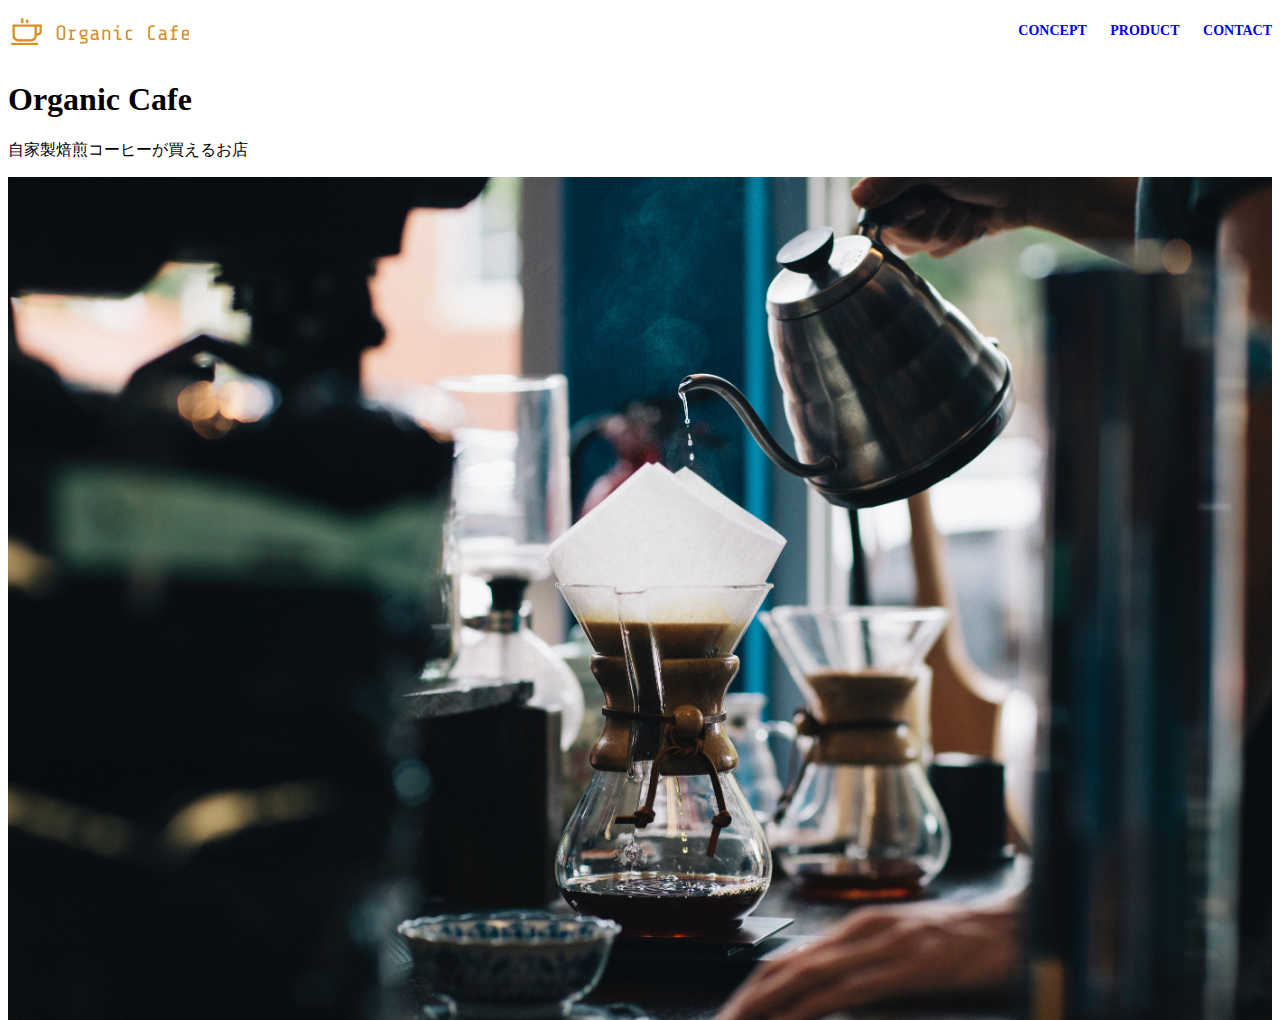
<file: html-css-kadai_013/index.html>
<!DOCTYPE html>
<html lang="ja">
  <head>
   <title>Organic Cafe</title> 
   <meta charset="UTF-8">
   <meta name="description" content="自然由来の優しい原料が特徴のカフェではない">
   <meta name="viewport" content="width=device-width, initial-scale=1.0">
   <link rel="stylesheet" href="style.css">
  </head>
  <body>
    <header>
      <!--ロゴ-->
      <a href="index.html" id="logo"><img src="images/logo.png" alt="ロゴ"></a>
      <!--pc用のナビゲーション-->
      <nav id="nav-pc">
        <a class="menu" href="index.html#concept">CONCEPT</a>
        <a class="menu" href="index.html#product">PRODUCT</a>
        <a class="menu" href="index.html#contact">CONTACT</a>
      </nav>
      <!--スマートフォン用メニューボタン-->
      <img id="menu-sp" src="images/button-menu.png" alt="ナビゲーションを開く" onclick="document.getElementById('nav-sp').style.display = 'block'">
      <!--スマートフォン用のナビゲーション-->
      <nav id="nav-sp">
        <img id="close" src="images/button-close.png" alt="ナビゲーションを閉じる" onclick="document.getElementById('nav-sp').style.display = 'none'">
        <a id="logo-sp" href="index.html" onclick="document.getElementById('nav-sp').style.display = 'none'">
        <img src="images/logo-sp.png" alt="トップページに戻る"></a>
        <a class="menu" href="index.html#concept" onclick="document.getElementById('nav-sp').style.display = 'none'">CONCEPT</a>
        <a class="menu" href="index.html#product" onclick="document.getElementById('nav-sp').style.display = 'none'">PRODUCT</a>
        <a class="menu" href="index.html#contact" onclick="document.getElementById('nav-sp').style.display = 'none'">CONTACT</a>
      </nav>
    </header>
    <main>
      <section id="main-visual">
          <h1>Organic Cafe</h1>
          <p>自家製焙煎コーヒーが買えるお店</p>
          <img src="images/main-image.jpg" alt="お店イメージ">
      </section>
    </main>
  </body>
</html>
</file>
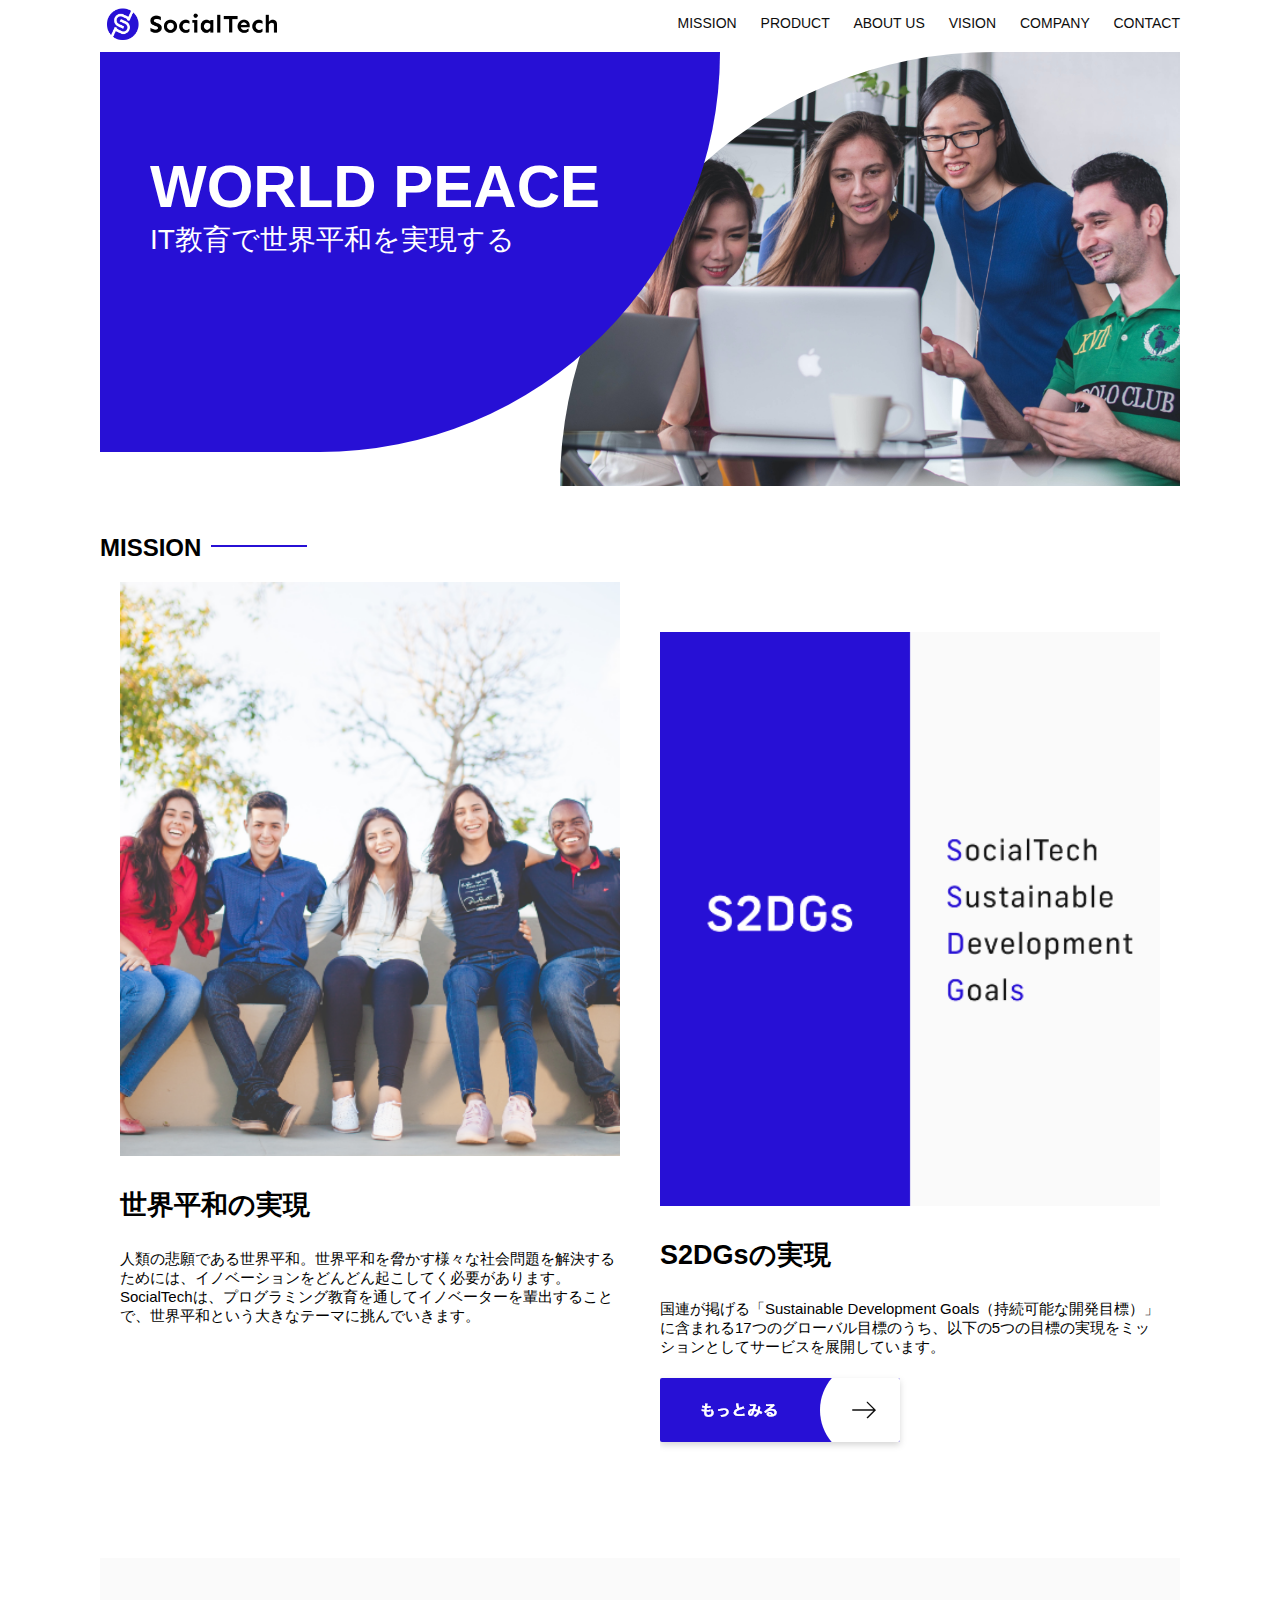
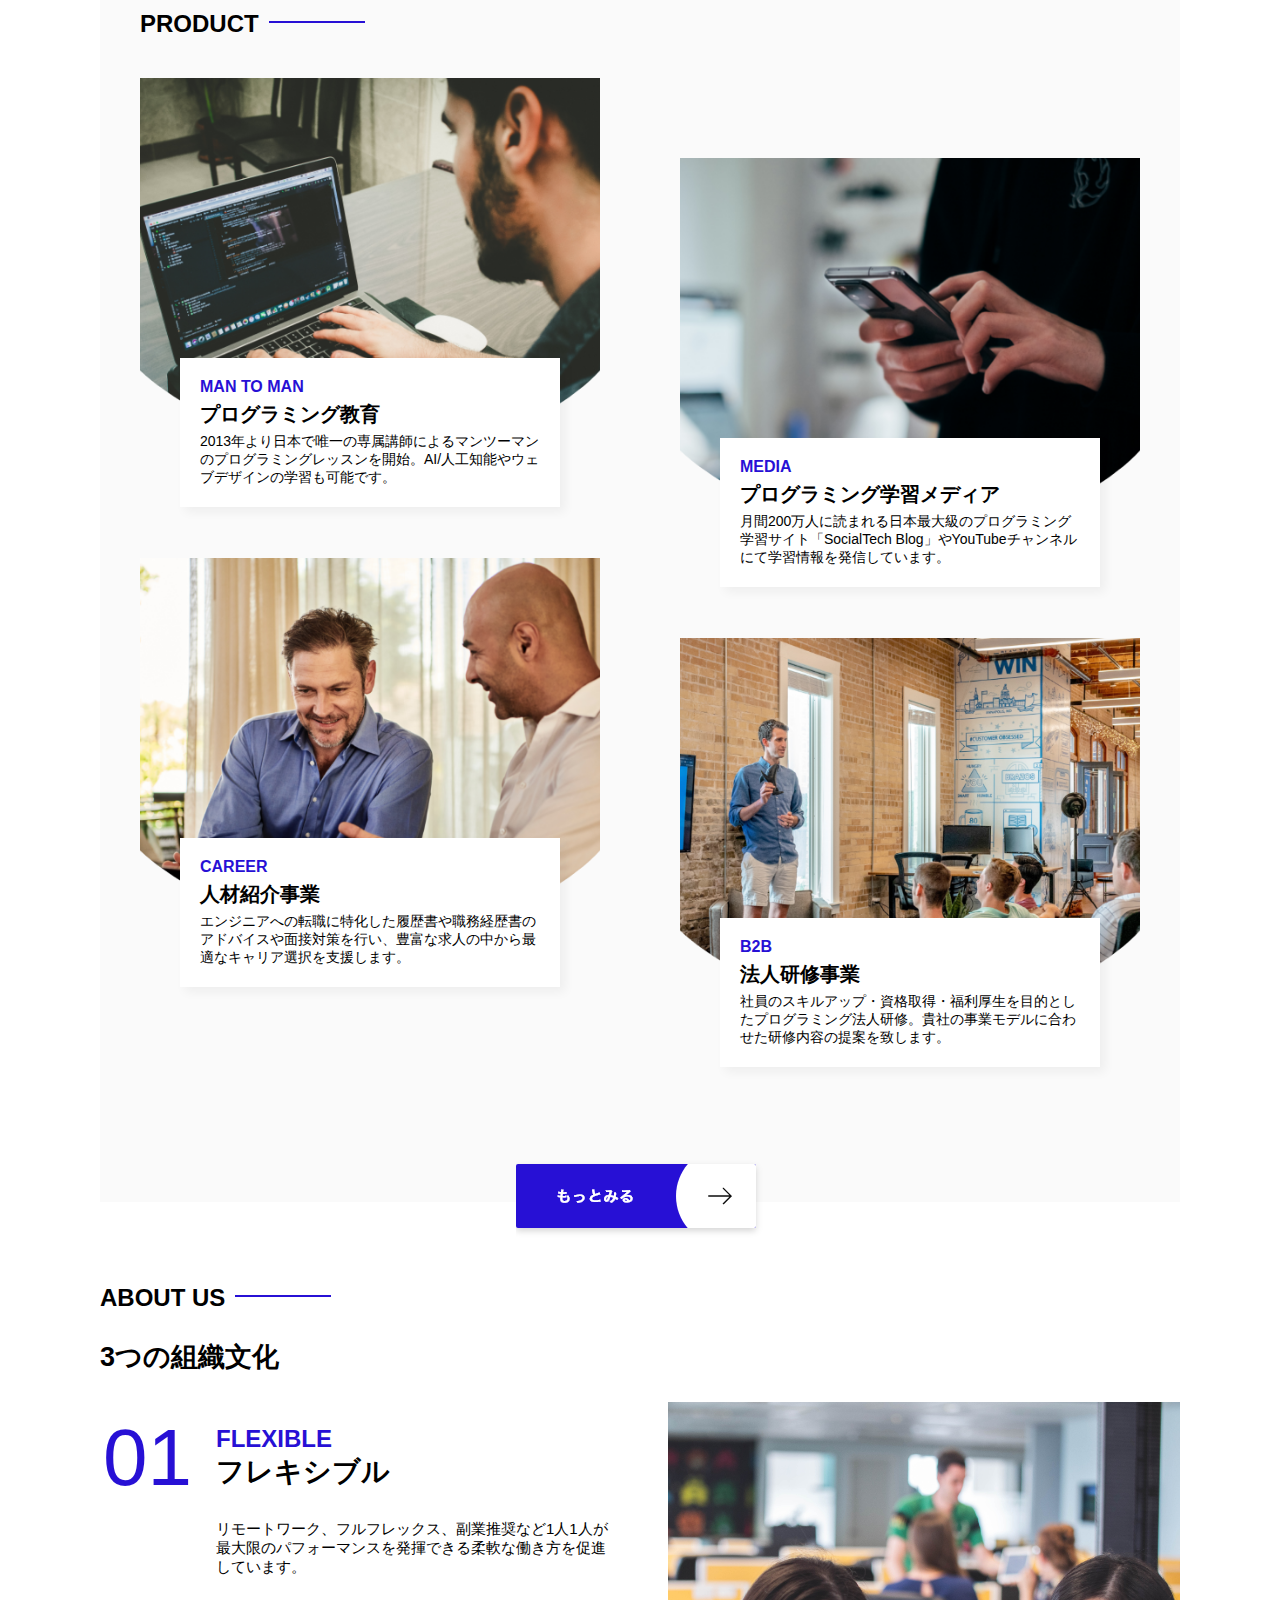
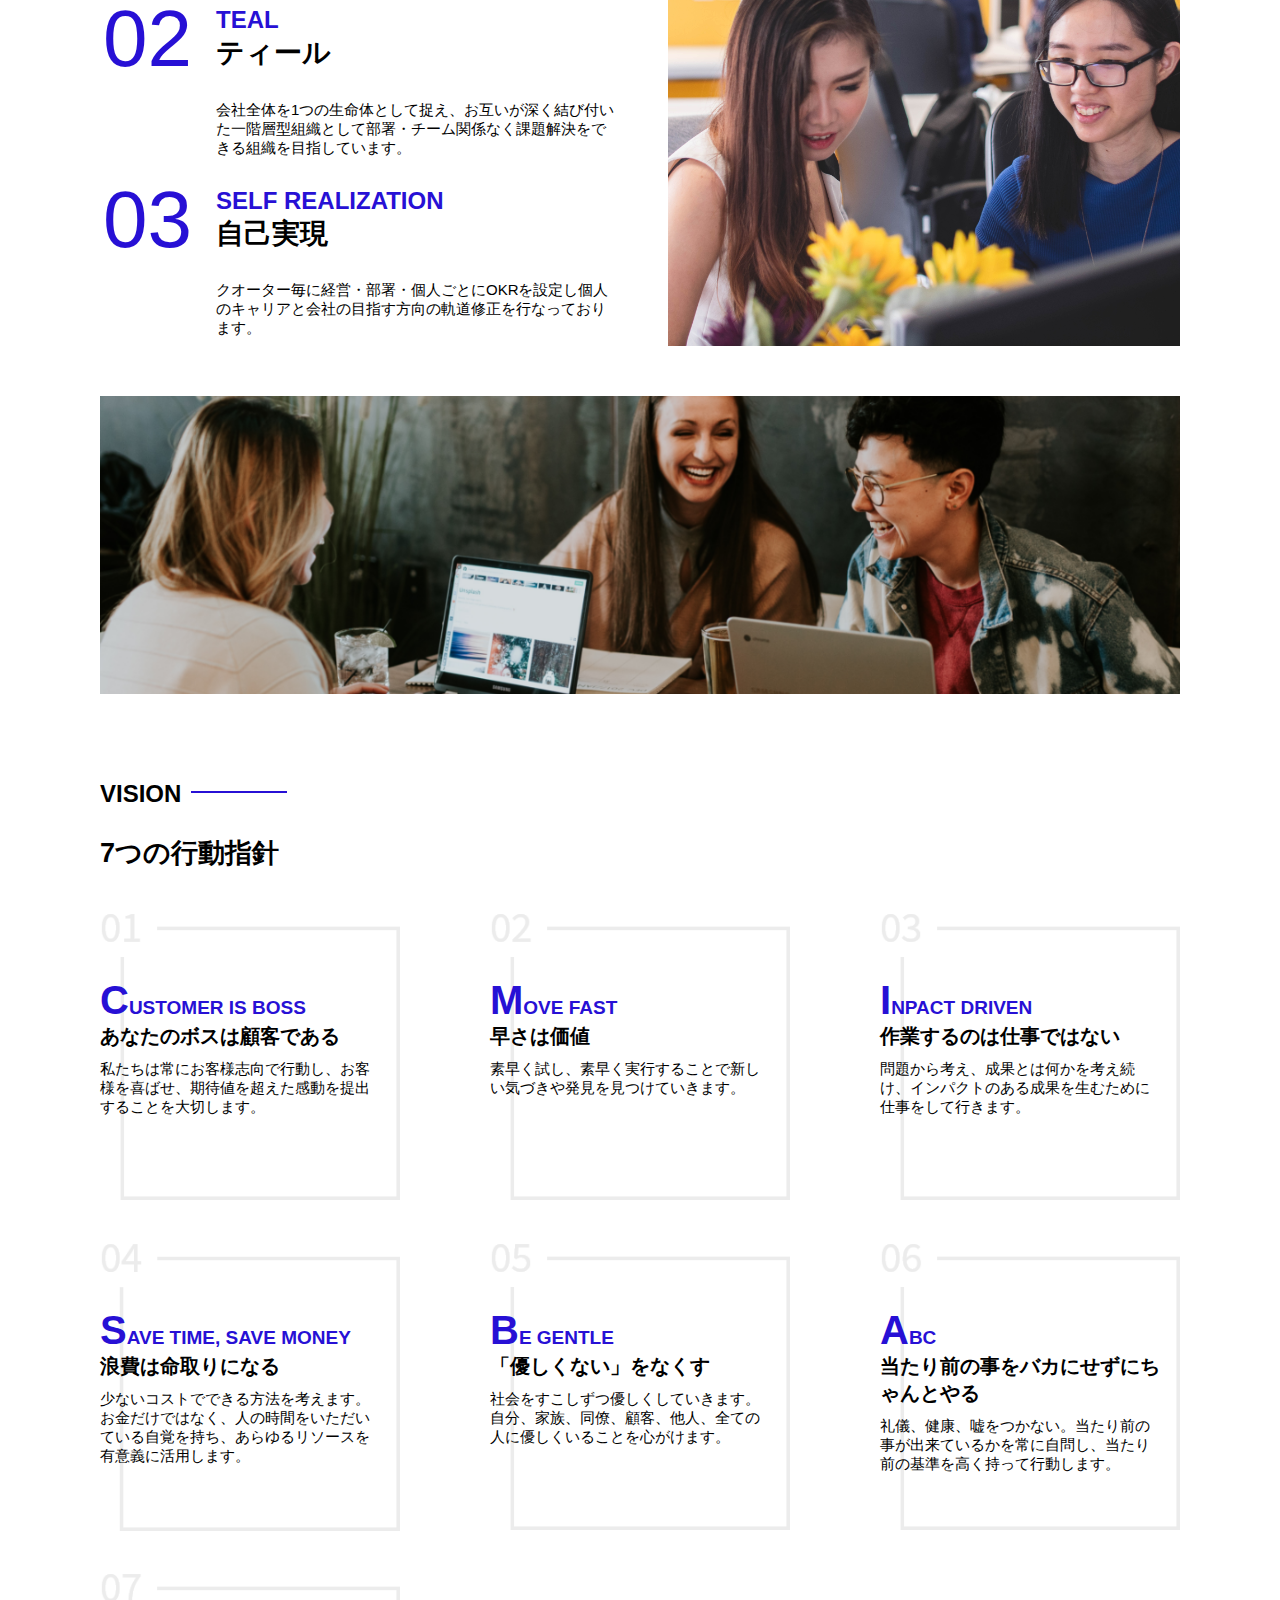
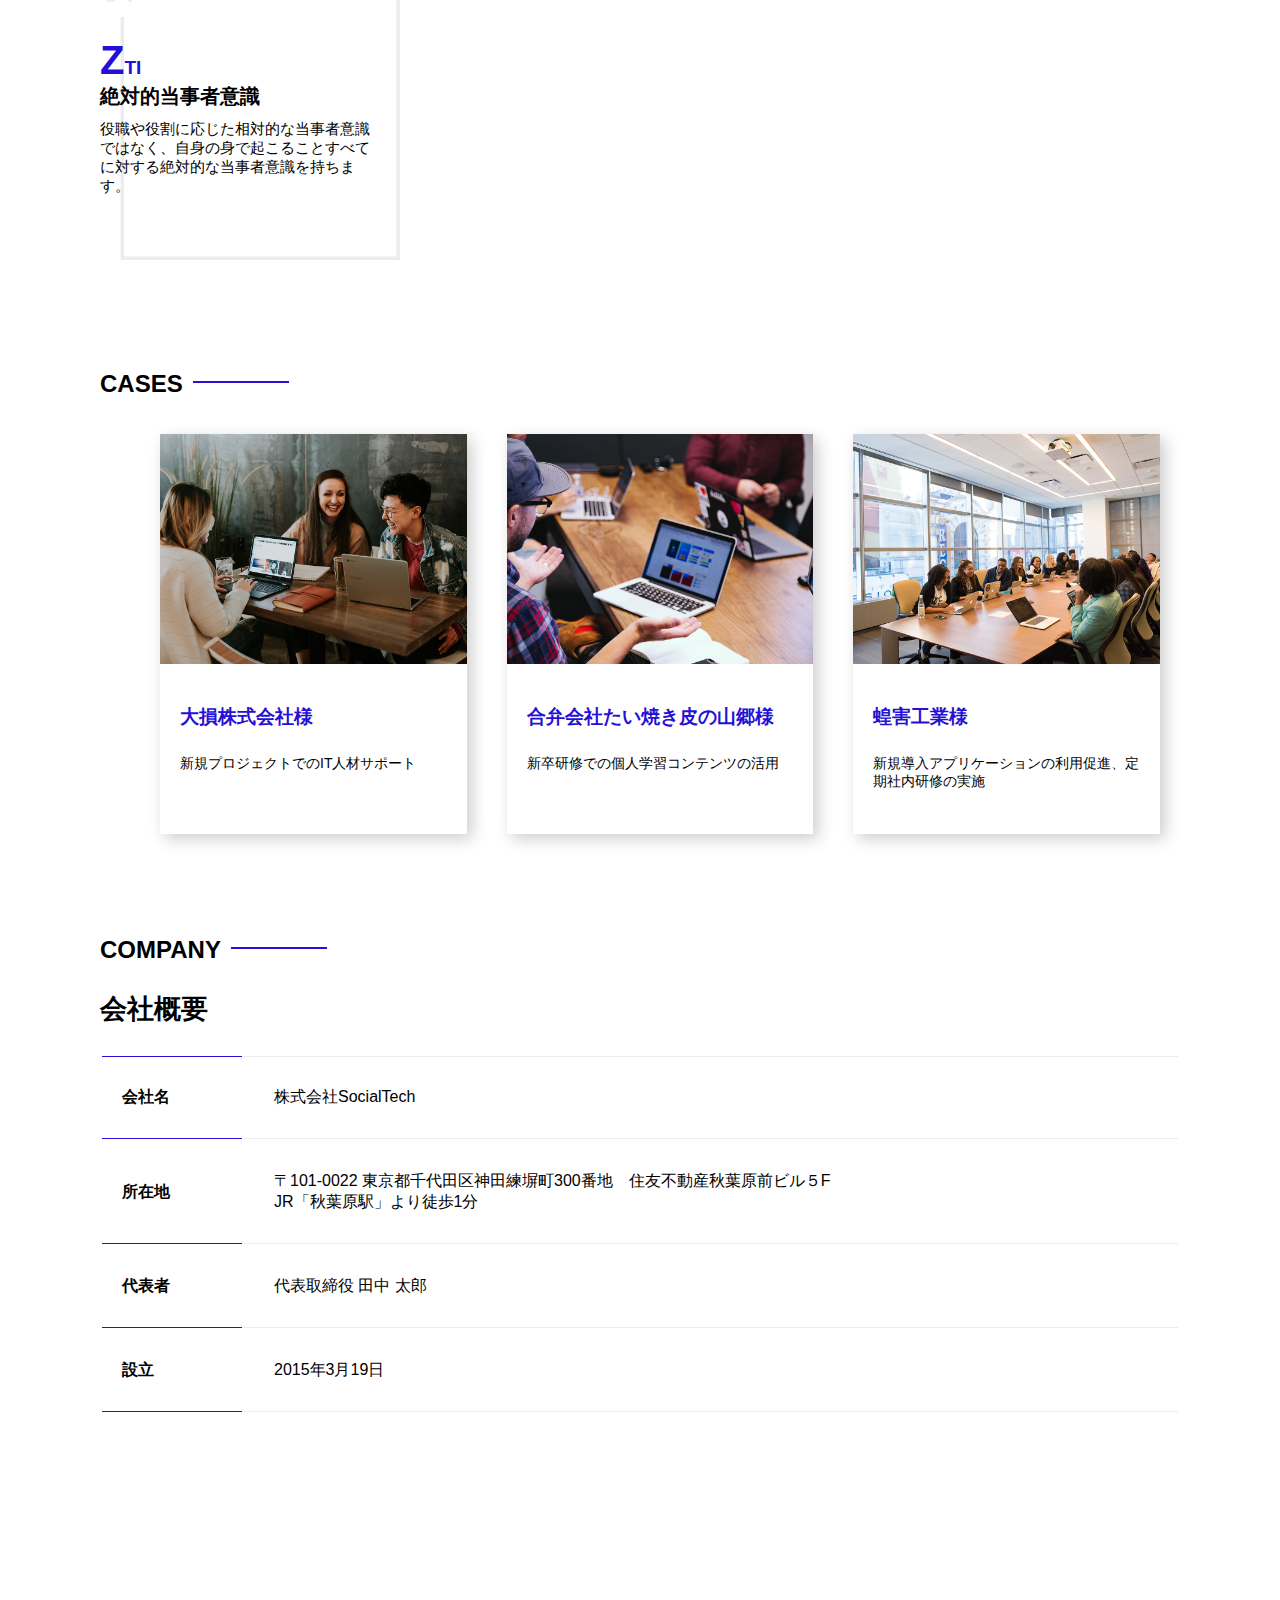
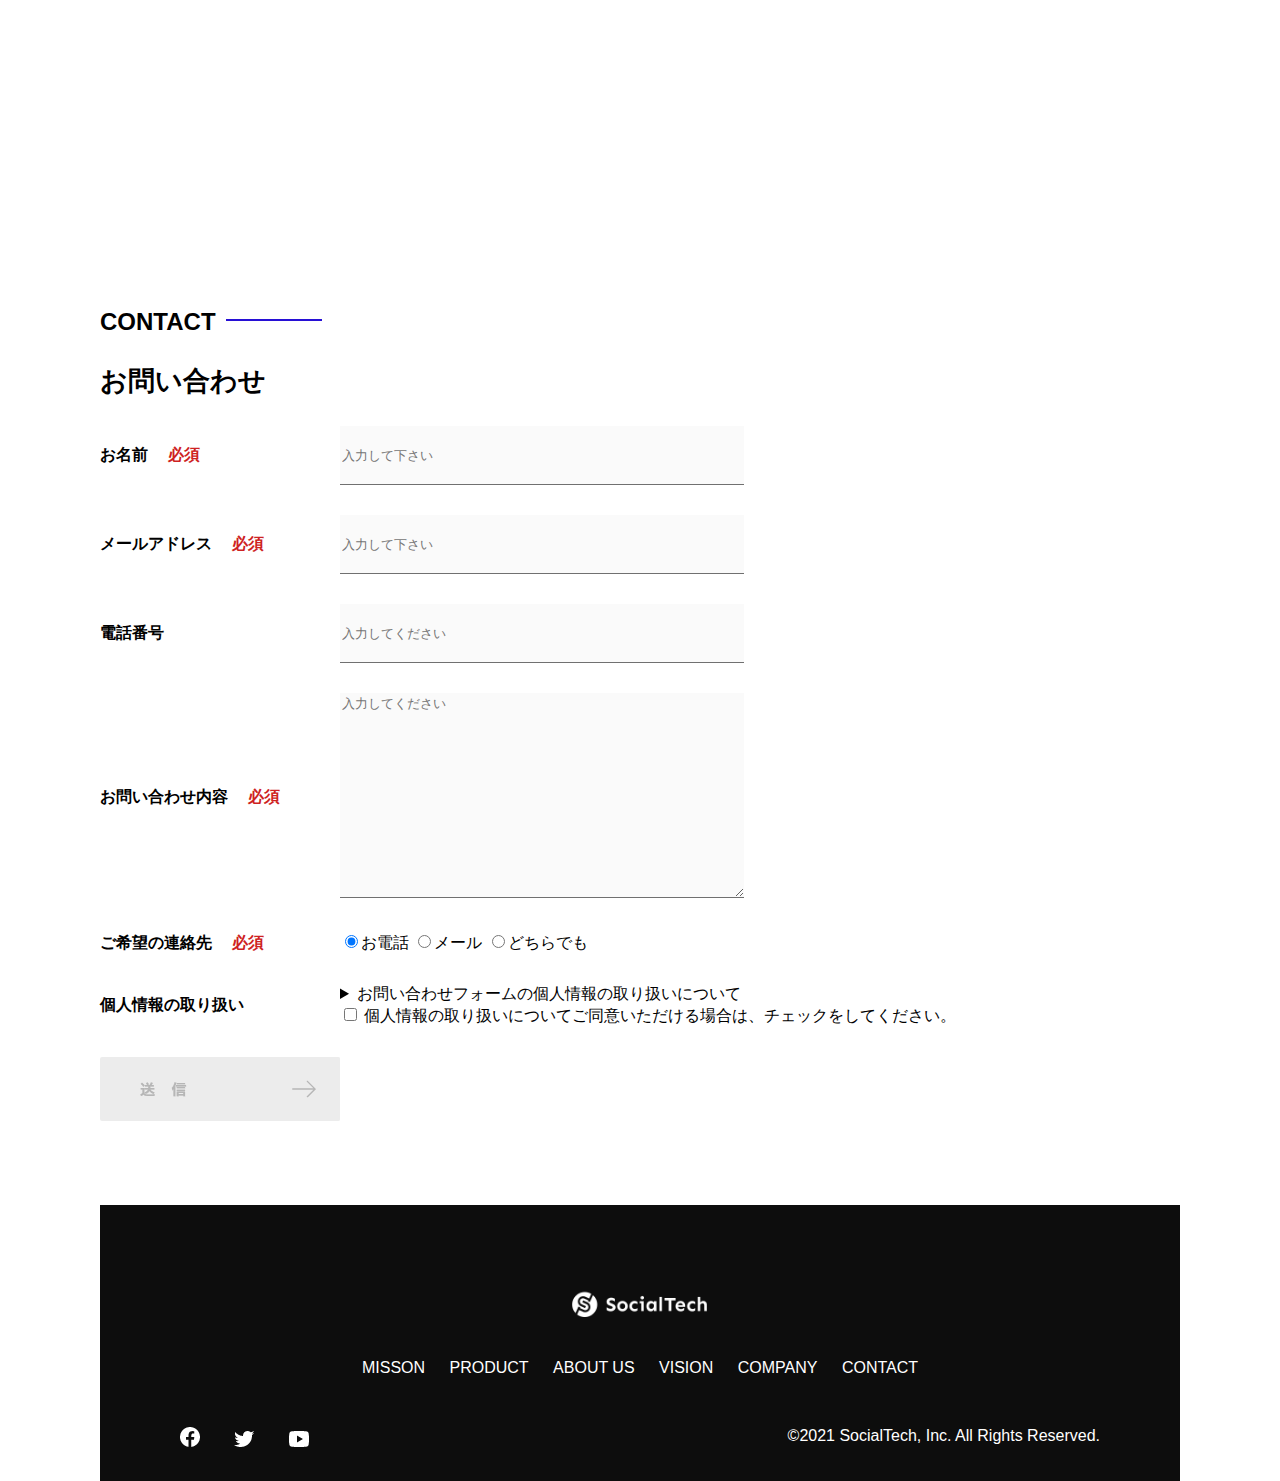
<file: kadai_tutorial_output/index.html>
<!DOCTYPE html>
<html>
  <head>
    <title>SocialTech</title>
    <meta charset="utf-8">
     <meta name="description" content="SocialTechはEdTech業界のリーディングカンパニーを目指します。">
      <meta name="viewport" content="width=device=width, initial-scale=1.0">
      <link rel="stylesheet" href="style.css">
  </head>
  <body>
    <header>
      <a href="index.html" id="logo"><img src="images/logo.png" alt="トップページに戻る"></a>
    <nav id="nav-pc">
      <a href="mission.html">MISSION</a>
      <a href="product.html">PRODUCT</a>
      <a href="index.html#aboutus">ABOUT US</a>
      <a href="index.html#vision">VISION</a>
      <a href="index.html#company">COMPANY</a>
      <a href="index.html#contact">CONTACT</a>
    </nav>
    <!--スマートフォン用メニューボタン-->
    <img id="menu-sp" src="images/button-menu.png" alt="ナビゲーションを開く" onclick="document.getElementById('nav-sp').style.display = 'block'">
    <!--スマートフォン用ナビゲーション-->
  <nav id="nav-sp">
    <img id="close" src="images/button-close.png" alt="ナビゲーションを閉じる" onclick="document.getElementById('nav-sp').style.display = 'none'">
    <a id="logo-sp" href="index.html" onclick="document.getElementById('nav-sp').style.display = 'none'">
    <img src="images/logo-sp.png" alt="トップページにもどる"></a>
    <a class="menu" href="mission.html" onclick="document.getElementById('nav-sp').style.display = 'none'">MISSION</a>
    <a class="menu" href="product.html" onclick="document.getElementById('nav-sp').style.display = 'none'">PRODUCT</a>
    <a class="menu" href="index.html#aboutus" onclick="document.getElementById('nav-sp').style.display = 'none'">ABOUTUS</a>
    <a class="menu" href="index.html#vision" onclick="document.getElementById('nav-sp').style.display = 'none'">VISION</a>
    <a class="menu" href="index.html#company" onclick="document.getElementById('nav-sp').style.display = 'none'">COMPANY</a>
    <a class="menu" href="index.html#contact" onclick="document.getElementById('nav-sp').style.display = 'none'">CONTACT</a>
  <div id="sns">
    <a href="https://www.facebook.com/sejuku2013"><img src="images/button-facebook.png" alt="Facebookのリンク"></a>
    <a href="https://twitter.com/samuraijuku"><img src="images/button-twitter.png" alt="Twitterのリンク"></a>
    <a href="https://www.youtube.com/channel/UCCFOQO5aDK0xXam4cUQXT8g"><img src="images/button-youtube.png" alt="YouTubeのリンク"></a>
  </div>
  </nav>
  </header>
    <main>
      <article>
      <!-- メインビジュアル -->
      <section id="main-visual">
        <div id="main-message">
          <h1>WORLD PEACE</h1>
          <p>IT教育で世界平和を実現する</p>
        </div>
        <img src="images/index/index-main.png" alt="PCの周りに集まる多国籍の仲間たち">
      </section>
      <!-- ミッション -->
      <section id="mission">
        <h2 class="index-h2">MISSION</h2>
        <div id="mission-flex">
          <div>
            <img id="mission-photo" src="images/index/index-mission.png" alt="屋外のベンチで写真を撮影する多国籍の仲間たち">
            <h3>世界平和の実現</h3>
            <p>
              人類の悲願である世界平和。世界平和を脅かす様々な社会問題を解決するためには、イノベーションをどんどん起こしてく必要があります。SocialTechは、プログラミング教育を通してイノベーターを輩出することで、世界平和という大きなテーマに挑んでいきます。
            </p>
          </div>
          <div>
            <img id="s2dgs" src="images/index/s2dgs.png" alt="S2DGs">
            <h3>S2DGsの実現</h3>
            <p>
              国連が掲げる「Sustainable Development Goals（持続可能な開発目標）」に含まれる17つのグローバル目標のうち、以下の5つの目標の実現をミッションとしてサービスを展開しています。
            </p>
            <a href="mission.html">
              <img src="images/button-more.png" alt="もっとみる">  
            </a>
          </div>
        </div>
      </section>
      <!-- プロダクト -->
      <section id="product">
        <h2 class="index-h2">PRODUCT</h2>
        <div>
          <div id="product-left">
            <div>
              <img class="product-photo" src="images/index/index-mantoman.png" alt="PCでコードを書く男性">
            <div class="product-explain">
              <span>MAN TO MAN</span>
              <h3>プログラミング教育</h3>
              <p>2013年より日本で唯一の専属講師によるマンツーマンのプログラミングレッスンを開始。AI/人工知能やウェブデザインの学習も可能です。</p>
            </div>
            </div>
            <div>
              <img class="product-photo" src="images/index/index-career.png" alt="笑顔で話し合う２人の男性">
              <div class="product-explain">
                <span>CAREER</span>
                <h3>人材紹介事業</h3>
                <P>エンジニアへの転職に特化した履歴書や職務経歴書のアドバイスや面接対策を行い、豊富な求人の中から最適なキャリア選択を支援します。</P>
              </div>
            </div>
            </div>
          <div id="product-right">
            <div>
              <img class="product-photo" src="images/index/index-media.png" alt="スマートフォンを操作する人">
              <div class="product-explain">
                <span>MEDIA</span>
                <h3>プログラミング学習メディア</h3>
                <p>月間200万人に読まれる日本最大級のプログラミング学習サイト「SocialTech Blog」やYouTubeチャンネルにて学習情報を発信しています。</p>
              </div>
            </div>
            <div>
              <img class="product-photo" src="images/index/index-b2b.png" alt="講演中の男性とそれを聴く人々">
              <div class="product-explain">
                <span>B2B</span>
                <h3>法人研修事業</h3>
                <p>社員のスキルアップ・資格取得・福利厚生を目的としたプログラミング法人研修。貴社の事業モデルに合わせた研修内容の提案を致します。</p>
              </div>
            </div>
          </div>
        </div>
        <div>
          <a id="product-more" href="product.html">
            <img src="images/button-more.png" alt="もっとみる">
          </a>
        </div>
      </section>
      <!--ABOUT US-->
      <section id="aboutus">
        <h2 class="index-h2">ABOUT US</h2>
        <h3>3つの組織文化</h3>
        <div>
          <table class="culture-table">
            <tr>
              <td>
                <span class="culture-num">01</span>
              </td>
              <td>
                <span class="culture-en">FLEXIBLE</span>
                <span class="culture-jp">フレキシブル</span>
              </td>
            </tr>
            <tr>
              <td>
                <!--空のセル-->
              </td>
              <td>
                <p class="culture-description">
                  リモートワーク、フルフレックス、副業推奨など1人1人が最大限のパフォーマンスを発揮できる柔軟な働き方を促進しています。
                </p>
              </td>
            </tr>
            <tr>
              <td>
                <span class="culture-num">02</span>
              </td>
              <td>
                <span class="culture-en">TEAL</span>
                <span class="culture-jp">ティール</span>
              </td>
            </tr>
            <tr>
              <td>
                <!--空のセル-->
              </td>
              <td>
                <p class="culture-description">
                  会社全体を1つの生命体として捉え、お互いが深く結び付いた一階層型組織として部署・チーム関係なく課題解決をできる組織を目指しています。
                </p>
              </td>
            </tr>
            <tr>
              <td>
                <span class="culture-num">03</span>
              </td>
              <td>
                <span class="culture-en">SELF REALIZATION</span>
                <span class="culture-jp">自己実現</span>
              </td>
            </tr>
            <tr>
              <td>
                <!--空のセル-->
              </td>
              <td>
                <p class="culture-description">
                  クオーター毎に経営・部署・個人ごとにOKRを設定し個人のキャリアと会社の目指す方向の軌道修正を行なっております。
                </p>
              </td>
            </tr>
          </table>
          <img class="culture-img" src="images/index/index-aboutus1.png" alt="笑顔で話し合う2人の女性">
        </div>
        <img class="culture-img2" src="images/index/index-aboutus2.png" alt="笑顔で話し合う３人の男女">
      </section>
      <!--VISION-->
      <section id="vision">
        <h2 class="index-h2">VISION</h2>
        <h3>7つの行動指針</h3>
        <div>
          <div class="vision-box">
            <img src="images/index/vision-01.png" alt="01">
            <span>
              <h4>CUSTOMER IS BOSS</h4>
              <h5>あなたのボスは顧客である</h5>
              <p>私たちは常にお客様志向で行動し、お客様を喜ばせ、期待値を超えた感動を提出することを大切します。</p>
            </span>
          </div>
          <div class="vision-box">
            <img src="images/index/vision-02.png" alt="02">
            <span>
              <h4>MOVE FAST</h4>
              <h5>早さは価値</h5>
              <p>素早く試し、素早く実行することで新しい気づきや発見を見つけていきます。</p>
            </span>
          </div>
          <div class="vision-box">
            <img src="images/index/vision-03.png" alt="03">
            <span>
              <h4>INPACT DRIVEN</h4>
              <h5>作業するのは仕事ではない</h5>
              <p>問題から考え、成果とは何かを考え続け、インパクトのある成果を生むために仕事をして行きます。</p>
            </span>
          </div>
          <div class="vision-box">
            <img src="images/index/vision-04.png" alt="04">
            <span>
              <h4>SAVE TIME, SAVE MONEY</h4>
              <h5>浪費は命取りになる</h5>
              <p>少ないコストでできる方法を考えます。お金だけではなく、人の時間をいただいている自覚を持ち、あらゆるリソースを有意義に活用します。</p>
            </span>
          </div>
          <div class="vision-box">
            <img src="images/index/vision-05.png" alt="05">
            <span>
              <h4>BE GENTLE</h4>
              <h5>「優しくない」をなくす</h5>
              <p>社会をすこしずつ優しくしていきます。自分、家族、同僚、顧客、他人、全ての人に優しくいることを心がけます。</p>
            </span>
          </div>
          <div class="vision-box">
            <img src="images/index/vision-06.png" alt="06">
            <span>
              <h4>ABC</h4>
              <h5>当たり前の事をバカにせずにちゃんとやる</h5>
              <p>礼儀、健康、嘘をつかない。当たり前の事が出来ているかを常に自問し、当たり前の基準を高く持って行動します。</p>
            </span>
          </div>
          <div class="vision-box">
            <img src="images/index/vision-07.png" alt="07">
            <span>
              <h4>ZTI</h4>
              <h5>絶対的当事者意識</h5>
              <p>役職や役割に応じた相対的な当事者意識ではなく、自身の身で起こることすべてに対する絶対的な当事者意識を持ちます。</p>
            </span>
          </div>
        </div>
      </section>
      <!--CASES-->
      <section id="cases">
        <h2 class="index-h2">CASES</h2>
        <ul>
          <li class="case-card">
            <img
            class="case-img"
            src="images/index/case-1.png"
            alt="仲良く語り合う3人">
          <div class="case-info">
            <h4 class="case-name">大損株式会社様</h4>
            <p class="case-content">新規プロジェクトでのIT人材サポート</p>
          </div>
          </li>
          <li class="case-card">
            <img
            class="case-img"
            src="images/index/case-2.png"
            alt="PCでコンテンツを見る">
          <div class="case-info">
            <h4 class="case-name">合弁会社たい焼き皮の山郷様</h4>
            <p class="case-content">新卒研修での個人学習コンテンツの活用</p>
          </div>
          </li>
          <li class="case-card">
            <img 
            class="case-img"
            src="images/index/case-3.png"
            alt="社内研修中の会議室">
            <div class="case-info">
              <h4 class="case-name">蝗害工業様</h4>
              <p class="case-content">新規導入アプリケーションの利用促進、定期社内研修の実施</p>
            </div>
          </li>
        </ul>
      </section>
      <!--COMPANY-->
      <section id="company">
        <h2 class="index-h2">COMPANY</h2>
        <h3>会社概要</h3>
        <table id="company-table">
          <tr>
            <th class="tableheader-first">会社名</th>
            <td class="cell-first">株式会社SocialTech</td>
          </tr>
          <tr>
            <th class="tableheader">所在地</th>
            <td class="cell">〒101-0022 東京都千代田区神田練塀町300番地　住友不動産秋葉原前ビル５F<br>JR「秋葉原駅」より徒歩1分</td>
          </tr>
          <tr>
            <th class="tableheader">代表者</th>
            <td class="cell">代表取締役 田中 太郎</td>
          </tr>
          <tr>
            <th class="tableheader">設立</th>
            <td class="cell">2015年3月19日</td>
          </tr>
        </table>
        <iframe src="https://www.google.com/maps/embed?pb=!1m18!1m12!1m3!1d12960.275416078068!2d139.7581731078125!3d35.699923199999986!2m3!1f0!2f0!3f0!3m2!1i1024!2i768!4f13.1!3m3!1m2!1s0x60188fee13660e23%3A0x77137876edf742ac!2z5L2P5Y-L5LiN5YuV55Sj56eL6JGJ5Y6f6aeF5YmN44OT44Or!5e0!3m2!1sja!2sjp!4v1721559309906!5m2!1sja!2sjp" width="600" height="450" style="border:0;" allowfullscreen="" loading="lazy"></iframe>
      </section>
      <!--お問い合わせフォーム-->
      <section id="contact">
        <h2 class="index-h2">CONTACT</h2>
        <h3>お問い合わせ</h3>
        <form>
          <div>
            <div class="contact-heading">
              <label class="contact-label">お名前<span class="contact-span">必須</span></label>
            </div>
            <div>
              <input type="text" name="hurigana" placeholder="入力して下さい" class="contact-textbox">
            </div>
          </div>
          <div>
            <div class="contact-heading">
              <label class="contact-label">メールアドレス<span class="contact-span">必須</span></label>
            </div>
            <div>
              <input type="text" name="email" placeholder="入力して下さい" class="contact-textbox">
            </div>
          </div>
          <div>
            <div class="contact-heading">
              <label class="contact-label">電話番号</label>
            </div>
            <div>
              <input type="text" name="tel" placeholder="入力してください" class="contact-textbox">
            </div>
          </div>
          <div>
            <div class="contact-heading">
              <label class="contact-label">お問い合わせ内容<span class="contact-span">必須</span></label>
            </div>
            <div>
              <textarea class="contact-textarea" placeholder="入力してください" name="message"></textarea>
            </div>
          </div>
          <div>
            <div class="contact-heading">
              <label class="contact-label">ご希望の連絡先<span class="contact-span">必須</span></label>
            </div>
            <div>
              <input class="radiobutton" type="radio" value="tel" name="contact" checked><label>お電話</label>
              <input class="radiobutton" type="radio" value="mail" name="contact"><label>メール</label>
              <input class="radiobutton" type="radio" value="both" name="contact"><label>どちらでも</label>
            </div>
          </div>
          <div>
          <div class="contact-heading">
            <label class="contact-label">個人情報の取り扱い</label>
          </div>
          <div>
            <details>
              <summary>お問い合わせフォームの個人情報の取り扱いについて</summary>
              <div>
                <span>1.組織の名称又は氏名</span><br>
                株式会社SocialTech<br><br>
                <span>2.個人情報保護管理者（若しくはその代理人）の氏名又は職名、所属及び連絡先
                  鈴木 一郎 コーポレート部</span><br>
                  メールアドレス：samurai@example.com<br>
                  TEL:03-1234-5678<br>
                <span>3.個人情報の利用目的</span><br>
                ・本サービス及び本サービスに関連する情報の提供又はそれらに関する連絡のため<br>
                ・ユーザーの本人確認のため<br>
                ・当社サービスのご案内のため<br>
                ・当社の商品等の広告または宣伝（電子メールによるものを含むものとします。）<br><br>
                <span>4.個人情報の取り扱い業務の委託</span><br>
                個人情報の取扱業務の全部または一部を外部に業務委託する場合があります。<br>
                その際、弊社は、個人情報を適切に保護できる管理体制を敷き実行していることを条件として<br>
                委託先を厳選したうえで、機密保持契約を委託先と締結し、お客様の個人情報を厳密に管理させます。<br><br>
                <span>5.個人情報の開示等の請求</span><br>
                お客様は、弊社に対してご自身の個人情報の開示等（利用目的の通知、開示、内容の訂正・追加・削除、利用の停止または消去、第三者への提供の停止）に関して、当社間合わせ窓口に申し出ることができます。<br>
                その際、弊社はお客様ご本人を確認させていただいたうえで、合理的な期間内に対応いたします。<br><br>
                なお、個人情報に関する弊社間合わせ先は、次の通りです。<br><br>
                株式会社SocialTech個人情報間合わせ窓口<br>
                〒101-0022 東京都千代田区神田練塀町300番地 住友不動産秋葉原駅前ビル５F<br>
                メールアドレス:samurai@example.com Tel:03-1234-5678<br><br>
                <span>6.個人情報を提供されることの任意性について</span><br><br>
                お客様がご自身の個人情報を弊社に提供されるか否かは、お客様のご判断によりますが、もしご提供されない場合には、適切なサービスが提供できない場合がありますので予めご了承ください。            
              </div>
            </details>
            <input type="checkbox" name="agree">
            <span>個人情報の取り扱いについてご同意いただける場合は、チェックをしてください。</span>
          </div>
        </div>
        <input type="image" src="images/button-submit.png" alt="送信する">
        </form>
      </section>
      </article>
      <footer>
        <div id="footer-logo">
          <img src="images/logo-sp.png" alt="SocialTech">
        </div>
        <div id="footer-link">
          <a href="misson.html">MISSON</a>
          <a href="product.html">PRODUCT</a>
          <a href="index.html#aboutus">ABOUT US</a>
          <a href="index.html#vision">VISION</a>
          <a href="index.html#company">COMPANY</a>
          <a href="index.html#contact">CONTACT</a>
        </div>
        <div id="sns-footer">
          <a href="https://www.facebook.com/sejuku2013"><img src="images/button-facebook.png" alt="Facebookのリンク"></a>
          <a href="https://twitter.com/samuraijuku"><img src="images/button-twitter.png" alt="Twitterのリンク"></a>
          <a href="https://www.youtube.com/channel/UCCFOQO5aDK0xXam4cUQXT8g"><img src="images/button-youtube.png" alt="Youtubeのリンク"></a>
          <span id="copyright">&copy;2021 SocialTech, Inc. All Rights Reserved. </span>
        </div>
      </footer>
    </main>
  </body>
</file>
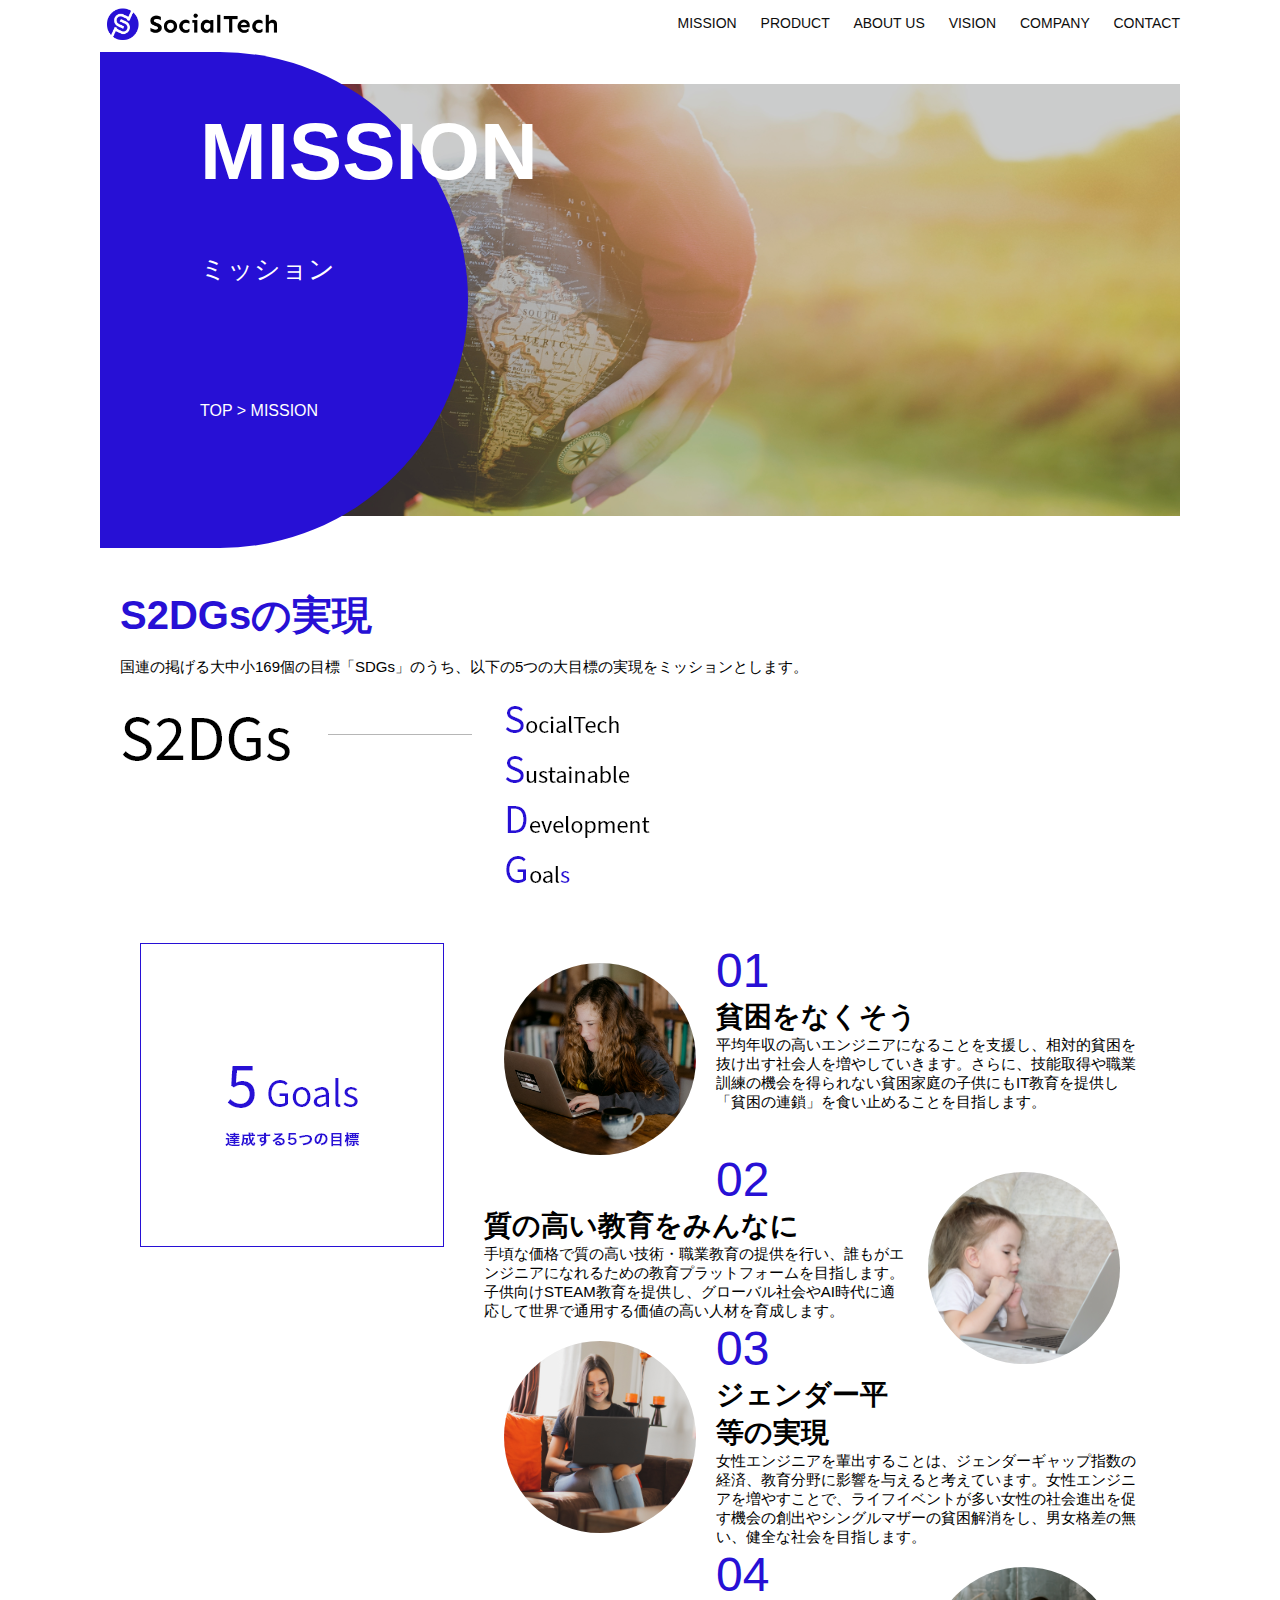
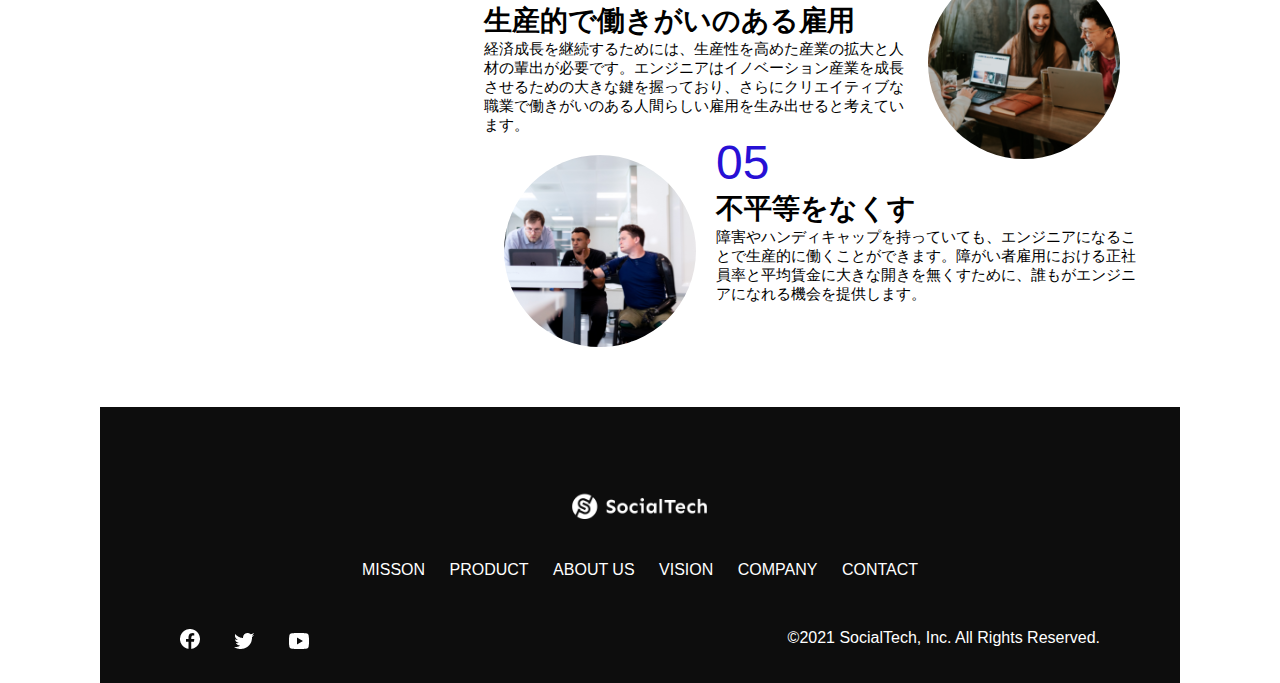
<file: kadai_tutorial_output/misson.html>
<!DOCTYPE html>
<html>
  <head>
    <title>SocialTech - MISSON ミッション -</title>
    <meta charset="UTF-8">
    <meta name="description" content="SocialTechが目指す5つの目標(S2DGs)を紹介します">
    <meta name="viewport" content="width=device-width, initial-scale=1.0">
    <link rel="stylesheet" href="style.css">
  </head>
  
  <body>
    <!--ヘッダー-->
   <header>
    <!--ロゴ-->
    <a href="index.html" id="logo"><img src="images/logo.png" alt="トップページに戻る"></a>
    <!--PC用ナビゲーション-->
    <nav id="nav-pc">
      <a href="mission.html">MISSION</a>
      <a href="product.html">PRODUCT</a>
      <a href="index.html#aboutus">ABOUT US</a>
      <a href="index.html#vision">VISION</a>
      <a href="index.html#company">COMPANY</a>
      <a href="index.html#contact">CONTACT</a>
    </nav>
    <!--スマートフォン用メニューボタン-->
    <img id="menu-sp" src="images/button-menu.png" alt="ナビゲーションを開く" onclick="document.getElementById('nav-sp').style.display = 'block'">
    <!--スマートフォン用ナビゲーション-->
  <nav id="nav-sp">
    <img id="close" src="images/button-close.png" alt="ナビゲーションを閉じる" onclick="document.getElementById('nav-sp').style.display = 'none'">
    <a id="logo-sp" href="index.html" onclick="document.getElementById('nav-sp').style.display = 'none'">
    <img src="images/logo-sp.png" alt="トップページにもどる"></a>
    <a class="menu" href="mission.html" onclick="document.getElementById('nav-sp').style.display = 'none'">MISSION</a>
    <a class="menu" href="product.html" onclick="document.getElementById('nav-sp').style.display = 'none'">PRODUCT</a>
    <a class="menu" href="index.html#aboutus" onclick="document.getElementById('nav-sp').style.display = 'none'">ABOUTUS</a>
    <a class="menu" href="index.html#vision" onclick="document.getElementById('nav-sp').style.display = 'none'">VISION</a>
    <a class="menu" href="index.html#company" onclick="document.getElementById('nav-sp').style.display = 'none'">COMPANY</a>
    <a class="menu" href="index.html#contact" onclick="document.getElementById('nav-sp').style.display = 'none'">CONTACT</a>
  <div id="sns">
    <a href="https://www.facebook.com/sejuku2013"><img src="images/button-facebook.png" alt="Facebookのリンク"></a>
    <a href="https://twitter.com/samuraijuku"><img src="images/button-twitter.png" alt="Twitterのリンク"></a>
    <a href="https://www.youtube.com/channel/UCCFOQO5aDK0xXam4cUQXT8g"><img src="images/button-youtube.png" alt="YouTubeのリンク"></a>
  </div>
  </nav>
   </header>
   <main>
    <article> 
      <section id="mission-main">
       <div id="mission-title">
        <h1>MISSION</h1>
        <span>ミッション</span>
        <div>TOP > MISSION</div>
       </div>
      </section>
      <section id="mission-s2dgs">
        <h2 class="mission-h2">S2DGsの実現</h2>
        <p>国連の掲げる大中小169個の目標「SDGs」のうち、以下の5つの大目標の実現をミッションとします。</p>
        <img src="images/mission/mission-s2dgs.png" alt="S2DGs">
      </section>
      <section id="mission-5goals">
        <div>
          <img id="s2dgs-image" src="images/mission/mission-5goals.png" alt="5Goals">
        </div>
        <div>
          <div>
            <img class="fivegoals-image-left" src="images/mission/mission-5goals01.png" alt="PCを操作する女の子">
            <span class="fivegoals-number">01</span>
            <h3 class="fivegoals-h3">貧困をなくそう</h3>
            <p class="fivegoals-p">平均年収の高いエンジニアになることを支援し、相対的貧困を抜け出す社会人を増やしていきます。さらに、技能取得や職業訓練の機会を得られない貧困家庭の子供にもIT教育を提供し「貧困の連鎖」を食い止めることを目指します。</p>
          </div>
          <div>
            <div>
              <img class="fivegoals-image-right" src="images/mission/mission-5goals02.png" alt="PCを見つめる小さい女の子">
              <span class="fivegoals-number">02</span>
              <h3 class="fivegoals-h3">質の高い教育をみんなに</h3>
              <p class="fivegoals-p">手頃な価格で質の高い技術・職業教育の提供を行い、誰もがエンジニアになれるための教育プラットフォームを目指します。子供向けSTEAM教育を提供し、グローバル社会やAI時代に適応して世界で通用する価値の高い人材を育成します。</p>
            </div>
            <div>
              <div>
                <img class="fivegoals-image-left" src="images/mission/mission-5goals03.png" alt="PCを操作する女性">
                <span class="fivegoals-number">03</span>
                <h3 class="fivegoals-h3">ジェンダー平等の実現</h3>
                <p class="fivegoals-p">女性エンジニアを輩出することは、ジェンダーギャップ指数の経済、教育分野に影響を与えると考えています。女性エンジニアを増やすことで、ライフイベントが多い女性の社会進出を促す機会の創出やシングルマザーの貧困解消をし、男女格差の無い、健全な社会を目指します。</p>
              </div>
            <div>
              <img class="fivegoals-image-right" src="images/mission/mission-5goals04.png" alt="笑顔で話し合う3人の男女">
              <span class="fivegoals-number">04</span>
              <h3 class="fivegoals-h3">生産的で働きがいのある雇用</h3>
              <p class="fivegoals-p">経済成長を継続するためには、生産性を高めた産業の拡大と人材の輩出が必要です。エンジニアはイノベーション産業を成長させるための大きな鍵を握っており、さらにクリエイティブな職業で働きがいのある人間らしい雇用を生み出せると考えています。</p>
            </div>
            <div>
              <img class="fivegoals-image-left" src="images/mission/mission-5goals05.png" alt="PCを見つめる小さい女の子">
              <span class="fivegoals-number">05</span>
              <h3 class="fivegoals-h3">不平等をなくす</h3>
              <p class="fivegoals-p">障害やハンディキャップを持っていても、エンジニアになることで生産的に働くことができます。障がい者雇用における正社員率と平均賃金に大きな開きを無くすために、誰もがエンジニアになれる機会を提供します。</p>
            </div>
        </div>
      </section>
    </article>
    <footer>
      <div id="footer-logo">
        <img src="images/logo-sp.png" alt="SocialTech">
      </div>
      <div id="footer-link">
        <a href="misson.html">MISSON</a>
        <a href="product.html">PRODUCT</a>
        <a href="index.html#aboutus">ABOUT US</a>
        <a href="index.html#vision">VISION</a>
        <a href="index.html#company">COMPANY</a>
        <a href="index.html#contact">CONTACT</a>
      </div>
      <div id="sns-footer">
        <a href="https://www.facebook.com/sejuku2013"><img src="images/button-facebook.png" alt="Facebookのリンク"></a>
        <a href="https://twitter.com/samuraijuku"><img src="images/button-twitter.png" alt="Twitterのリンク"></a>
        <a href="https://www.youtube.com/channel/UCCFOQO5aDK0xXam4cUQXT8g"><img src="images/button-youtube.png" alt="Youtubeのリンク"></a>
        <span id="copyright">&copy;2021 SocialTech, Inc. All Rights Reserved. </span>
      </div>
    </footer>
   </main>
  </body>
</html>
</file>
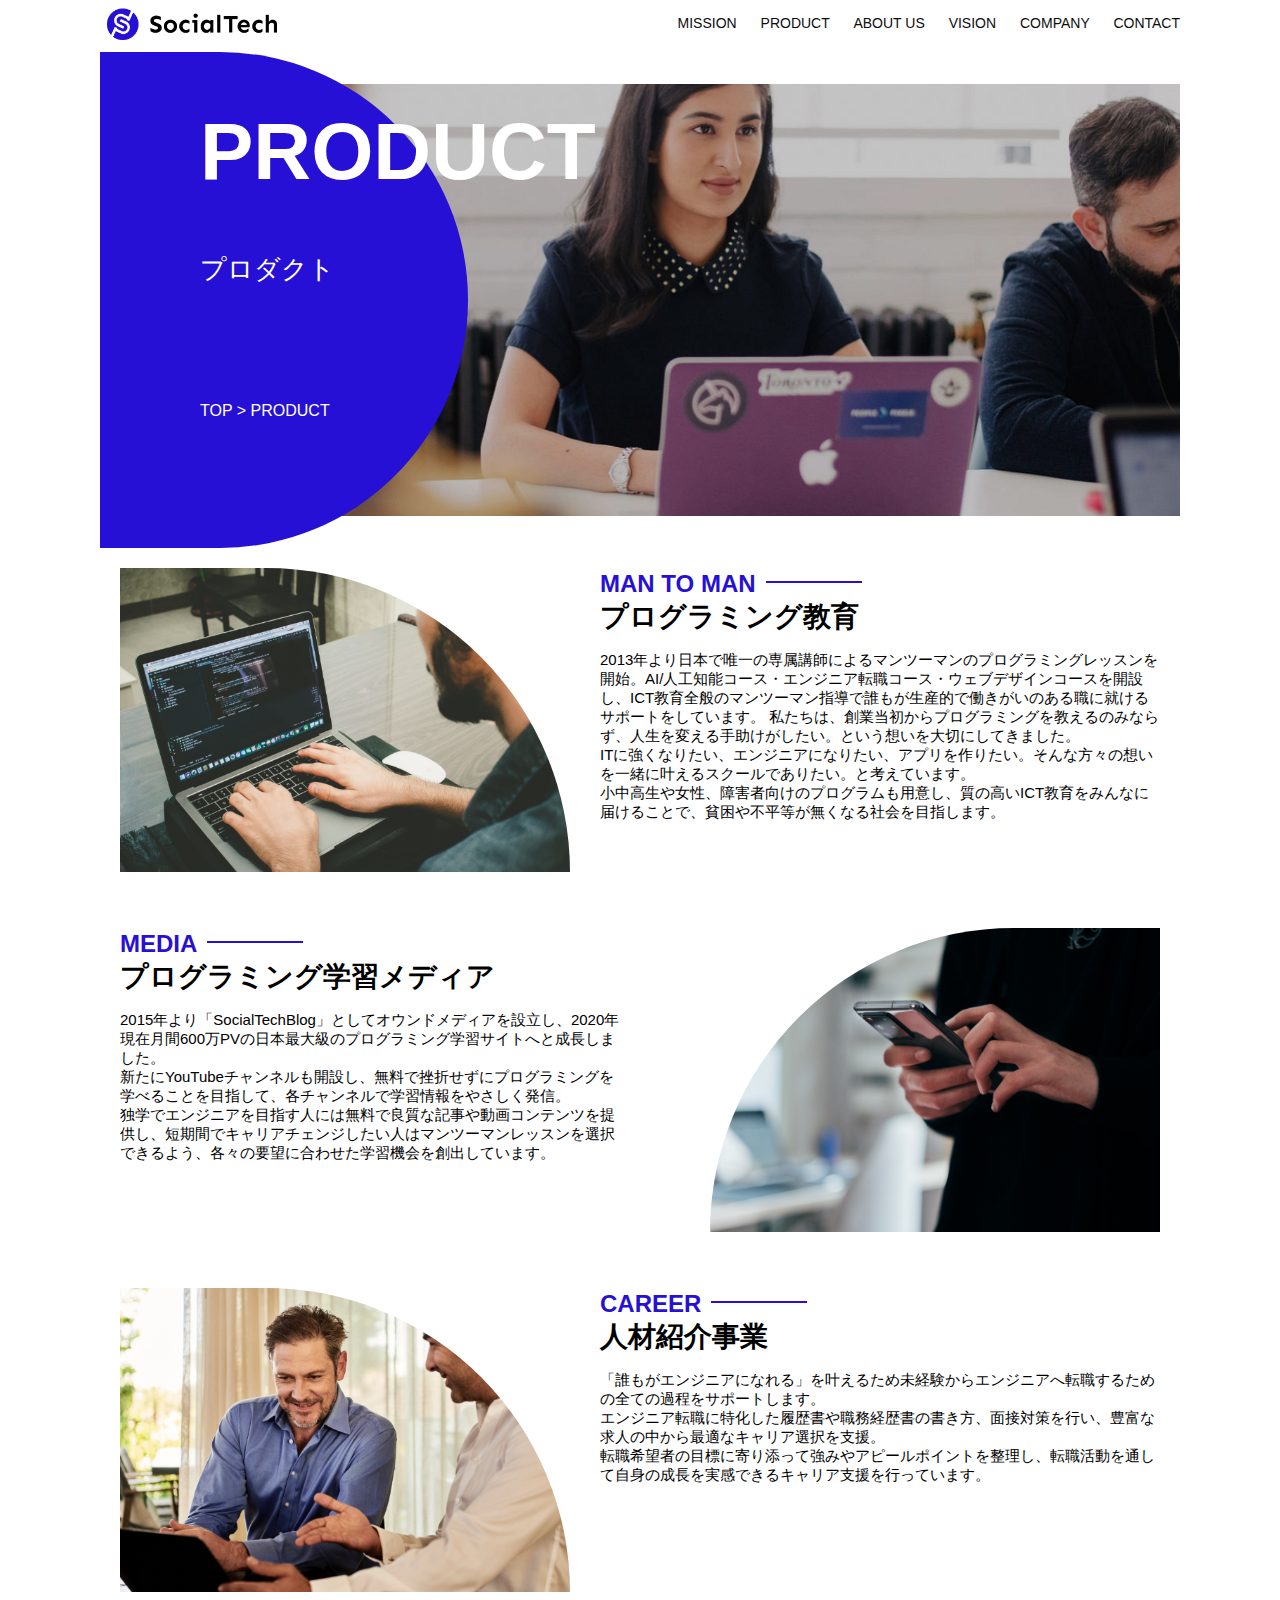
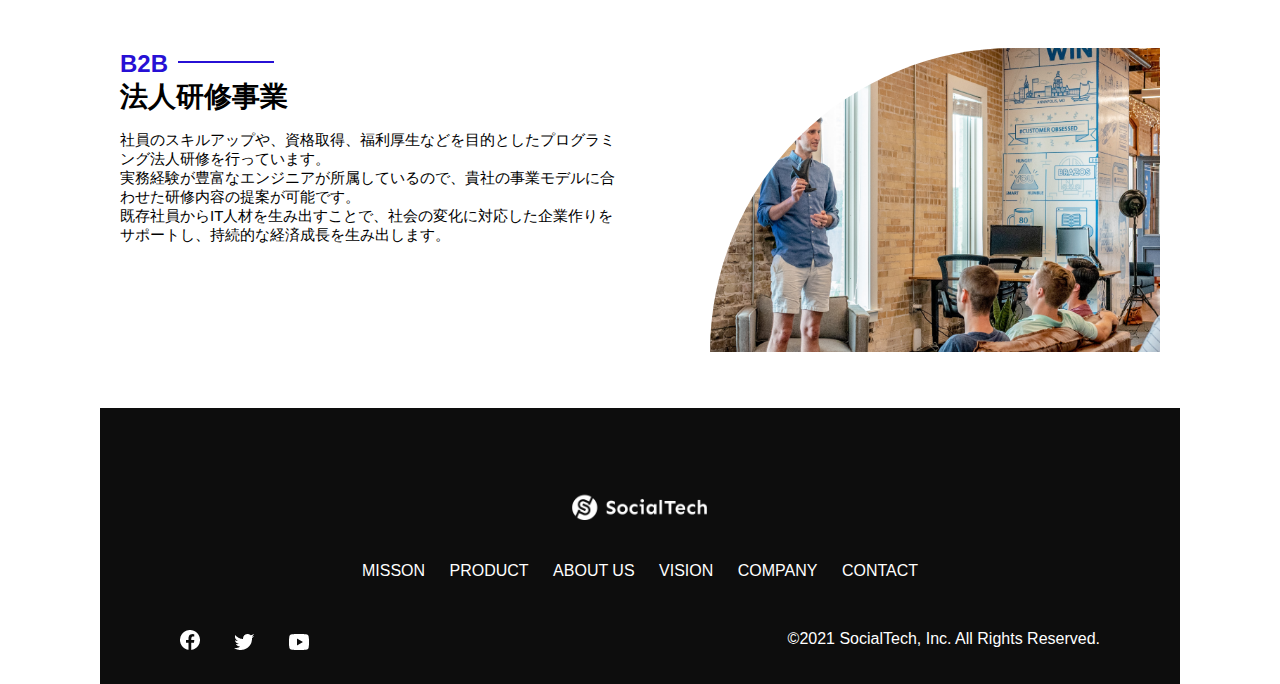
<file: kadai_tutorial_output/product.html>
<!DOCTYPE html>
<html>
  <head>
    <title>SocialTech -PRODUCT プロダクト-</title>
    <meta charset="UTF-8">
    <meta name="description" content="SocialTechの4つのプロダクトを紹介します">
    <meta name="viewport" content="width=device-width, initial-scale=1.0">
    <link rel="stylesheet" href="style.css">
  </head>
  <body>
    <header>
    <!--ロゴ-->
      <a href="index.html" id="logo"><img src="images/logo.png" alt="トップページに戻る"></a>
    <!--PC用ナビゲーション--> 
    <nav id="nav-pc">
      <a href="mission.html">MISSION</a>
      <a href="product.html">PRODUCT</a>
      <a href="index.html#aboutus">ABOUT US</a>
      <a href="index.html#vision">VISION</a>
      <a href="index.html#company">COMPANY</a>
      <a href="index.html#contact">CONTACT</a>
    </nav>
    <!--スマホ用メニューボタン-->
    <img id="menu-sp" src="images/button-menu.png" alt="ナビゲーションを開く" onclick="document.getElementById('nav-sp').style.display = 'block'">
    <!--スマホ用ナビゲーション-->
    <nav id="nav-sp">
      <img id="close" src="images/button-close.png" alt="ナビゲーションを閉じる" onclick="document.getElementById('nav-sp').style.display = 'none'">
      <a id="logo-sp" href="index.html" onclick="document.getElementById('nav-sp').style.display = 'none'">
      <img src="images/logo-sp.png" alt="トップページにもどる"></a>
      <a class="menu" href="mission.html" onclick="document.getElementById('nav-sp').style.display = 'none'">MISSION</a>
      <a class="menu" href="product.html" onclick="document.getElementById('nav-sp').style.display = 'none'">PRODUCT</a>
      <a class="menu" href="index.html#aboutus" onclick="document.getElementById('nav-sp').style.display = 'none'">ABOUTUS</a>
      <a class="menu" href="index.html#vision" onclick="document.getElementById('nav-sp').style.display = 'none'">VISION</a>
      <a class="menu" href="index.html#company" onclick="document.getElementById('nav-sp').style.display = 'none'">COMPANY</a>
      <a class="menu" href="index.html#contact" onclick="document.getElementById('nav-sp').style.display = 'none'">CONTACT</a>
    <div id="sns">
      <a href="https://www.facebook.com/sejuku2013"><img src="images/button-facebook.png" alt="Facebookのリンク"></a>
      <a href="https://twitter.com/samuraijuku"><img src="images/button-twitter.png" alt="Twitterのリンク"></a>
      <a href="https://www.youtube.com/channel/UCCFOQO5aDK0xXam4cUQXT8g"><img src="images/button-youtube.png" alt="YouTubeのリンク"></a>
    </div>
    </nav>
    </header>
    <main>
      <article>
        <section id="product-main">
          <div id="product-title">
            <h1>PRODUCT</h1>
            <span>プロダクト</span>
            <div>TOP > PRODUCT</div>
          </div>
        </section>
        <section class="product-section1">
          <img src="images/product/product-mantoman.png" alt="PCでコードを書く男性">
          <div>
            <h2 class="product-h2">MAN TO MAN</h2>
            <h3 class="product-h3">プログラミング教育</h3>
            <p>2013年より日本で唯一の専属講師によるマンツーマンのプログラミングレッスンを開始。AI/人工知能コース・エンジニア転職コース・ウェブデザインコースを開設し、ICT教育全般のマンツーマン指導で誰もが生産的で働きがいのある職に就けるサポートをしています。
              私たちは、創業当初からプログラミングを教えるのみならず、人生を変える手助けがしたい。という想いを大切にしてきました。<br>ITに強くなりたい、エンジニアになりたい、アプリを作りたい。そんな方々の想いを一緒に叶えるスクールでありたい。と考えています。<br>小中高生や女性、障害者向けのプログラムも用意し、質の高いICT教育をみんなに届けることで、貧困や不平等が無くなる社会を目指します。
            </p>
          </div>
        </section>
        <section class="product-section2">
          <div>
            <h2 class="product-h2">MEDIA</h2>
            <h3 class="product-h3">プログラミング学習メディア</h3>
            <p>2015年より「SocialTechBlog」としてオウンドメディアを設立し、2020年現在月間600万PVの日本最大級のプログラミング学習サイトへと成長しました。
              <br>新たにYouTubeチャンネルも開設し、無料で挫折せずにプログラミングを学べることを目指して、各チャンネルで学習情報をやさしく発信。
              <br>独学でエンジニアを目指す人には無料で良質な記事や動画コンテンツを提供し、短期間でキャリアチェンジしたい人はマンツーマンレッスンを選択できるよう、各々の要望に合わせた学習機会を創出しています。
            </p>
          </div>
          <img src="images/product/product-media.png" alt="スマートフォンを操作する人">
          </section>
          <section class="product-section1">
          <img src="images/product/product-career.png" alt="笑顔で話し合う2人の男性">
          <div>
            <h2 class="product-h2">CAREER</h2>
            <h3 class="product-h3">人材紹介事業</h3>
          <p>
            「誰もがエンジニアになれる」を叶えるため未経験からエンジニアへ転職するための全ての過程をサポートします。
            <br>エンジニア転職に特化した履歴書や職務経歴書の書き方、面接対策を行い、豊富な求人の中から最適なキャリア選択を支援。
            <br>転職希望者の目標に寄り添って強みやアピールポイントを整理し、転職活動を通して自身の成長を実感できるキャリア支援を行っています。
          </p>
          </div>
        </section>
        <section class="product-section2">
          <div>
            <h2 class="product-h2">B2B</h2>
            <h3 class="product-h3">法人研修事業</h3>
            <p>
              社員のスキルアップや、資格取得、福利厚生などを目的としたプログラミング法人研修を行っています。
              <br>実務経験が豊富なエンジニアが所属しているので、貴社の事業モデルに合わせた研修内容の提案が可能です。
              <br>既存社員からIT人材を生み出すことで、社会の変化に対応した企業作りをサポートし、持続的な経済成長を生み出します。
            </p>
          </div>
          <img src="images/product/product-b2b.png" alt="講演中の男性とそれを聴く人々">
        </section>
      </article>
      <footer>
        <div id="footer-logo">
          <img src="images/logo-sp.png" alt="SocialTech">
        </div>
        <div id="footer-link">
          <a href="misson.html">MISSON</a>
          <a href="product.html">PRODUCT</a>
          <a href="index.html#aboutus">ABOUT US</a>
          <a href="index.html#vision">VISION</a>
          <a href="index.html#company">COMPANY</a>
          <a href="index.html#contact">CONTACT</a>
        </div>
        <div id="sns-footer">
          <a href="https://www.facebook.com/sejuku2013"><img src="images/button-facebook.png" alt="Facebookのリンク"></a>
          <a href="https://twitter.com/samuraijuku"><img src="images/button-twitter.png" alt="Twitterのリンク"></a>
          <a href="https://www.youtube.com/channel/UCCFOQO5aDK0xXam4cUQXT8g"><img src="images/button-youtube.png" alt="Youtubeのリンク"></a>
          <span id="copyright">&copy;2021 SocialTech, Inc. All Rights Reserved. </span>
        </div>
      </footer>
    </main>
  </body>
  </html>
</file>
<file: html-css-kadai_013/style.css>
@media only screen and (max-width: 767px) {
  body {
    min-width: 375px;
    margin: 0;
  }
  /*PCのナビゲーションを非表示に*/
  #nav-pc {
    display: none;
  }
  /*ハンバーガーメニュー*/
  #menu-sp {
    float: right;
    padding: 0;
  }
  /*スマホ用ナビゲーション*/
  #nav-sp {
    background-color: #ce933e;
    position: absolute;
    left: 0;
    top: 0;
    height: 100%;
    width: 100%;
    display: none;
    z-index: 100;
  }
  #nav-sp > a {
    display: block;
  }
  #nav-sp > a:link {
    color: #ffffff;
  }
  #nav-sp > a:visited {
    color: #ffffff;
  }
  #nav-sp > a:hover {
    color: #ffffff;
    text-decoration: underline;
  }
  #nav-sp > a:active {
    color: #ffffff;
  }
  #nav-sp > .menu {
    text-decoration: none;
    display: block;
    margin: 0px 20px 0px 20px;
    height: 44px;
    font-size: 16px;
    background-image: url("images/arrow.png");
    background-repeat: no-repeat;
    background-position: right top;
  }
  /*×ボタン*/
  #close {
    position: absolute;
    top: 20px;
    right: 20px;
  }
  /*ナビゲーションメニュー用ロゴ*/
  #logo-sp {
    margin: 80px 0px 30px 20px;
  }
}
@media only screen and (min-width: 768px) {
#menu-sp {
  display: none;
}
#nav-sp {
  display: none;
}
header {
  display: flex;
  justify-content: space-between;
}
/*pc用ナビゲーション*/
#nav-pc {
  font-size: 14px;
  padding-top: 15px;

}
#nav-pc > a {
  font-weight: bold;
  text-decoration: none;
  margin-left: 20px;
}
}
#main-visual {
  position: relative;
  height: 400px;
}
#main-visual >img {
  position: absolute;
  width: 100%;
}
#main-visual > h1 {
  font-weight: bold;
}
</file>
<file: kadai_tutorial_output/style.css>
/*pc、スマホ共通スタイル*/
body {
  font-family: "Source Sans Pro", "Hiragino Kaku Gothic ProN", Meiryo, Arial, sans-serif;
}

p {
  font-size: 15px;
}

/*pc用のスタイル*/
@media screen and (min-width: 768px) {
/*横幅設定*/
body {
  max-width: 1080px;
  min-width: 900px;
  margin: 0 auto 0 auto;
}
/*ヘッダー*/
header {
  display: flex;
  justify-content: space-between;
}

/*ナビゲーションのレイアウト*/
#nav-pc {
  font-size: 14px;
  padding-top: 15px;
}
/*ナビゲーションのリンクの装飾設定*/
#nav-pc > a {
  text-decoration: none;
  margin-left: 20px;
}
#nav-pc > a:link {
  color:#0d0d0d;
}
#nav-pc > a:visited {
  color: #0d0d0d;
}
#nav-pc > a:hover {
  color: #0d0d0d;
  text-decoration: underline;
}
#nav-pc > a:active {
  color: #0d0d0d;
}
/*スマホ用ナビを非表示*/
#nav-sp,
#menu-sp {
  display: none;
}
/*メインビジュアル*/
#main-visual {
  position: relative;
  height: 400px;
}
#main-message {
  position: absolute;
  top: 0;
  left: 0;
  background-color: #2710d5;
  color: #ffffff;
  border-radius: 0 0 476px 0;
  max-width: 620px;
  height: 100%;
  width: 100%;
  z-index: 11;
}
#main-message > h1 {
  font-size: 60px;
  font-weight: bold;
  margin: 100px 0 0 50px;
}
#main-message > p {
  font-size: 28px;
  margin: 0 0 0 50px;
}
#main-visual > img {
  max-width: 620px;
  border-radius: 476px 0 0 0;
  position: absolute;
  top: 0;
  right: 0;
  z-index: 10;
}
h2 {
  margin: 40px 0 0 0;
}
h2::after {
  content: url("images/line.png");
  margin-left: 10px;
}
h3 {
  font-size: 27px;
}
/*ミッション*/
#mission {
  margin: 80px auto 80px auto;
  width: 100%;
}
#mission-flex {
  width: 100%;
  display: flex;
}
#mission-flex > div {
  width: 50%;
  margin: 20px;
}
#mission-photo {
  width: 100%;
}
#s2dgs {
  margin-top: 50px;
  width: 100%;
}
/*プロダクト*/
#product {
  background-color: #fafafa;
  margin: 80px 0 80px 0;
  padding: 10px 40px 0px 40px;
}
/*外枠*/
#product > div {
  margin-top: 40px;
  display: flex;
}
/*左のカラム*/
#product-left {
  width: 50%;
  margin-right: 20px;
}
/*右のカラム*/
#product-right {
  width: 50%;
  margin-left: 20px;
  margin-top: 80px;
}
/*画像＋説明の枠*/
#product-left > div {
  position: relative;
  height: 480px;
  margin-right: 20px;
}
#product-right > div {
  position: relative;
  height: 480px;
  margin-left: 20px;
}
/*画像*/
.product-photo {
  width: 100%;
}
 
/*説明文の枠*/
.product-explain {
  background-color: #ffffff;
  position: absolute;
  left: 0;
  top: 280px;
  margin: 0 40px 0 40px;
  padding: 20px;
  box-shadow: 5px 5px 10px rgba(0,0,0,0.05);
}
/*説明文の英語*/
.product-explain > span {
  color: #2710d5;
  font-weight: bold;
  font-size: 16px;
  margin: 0px;
}
/*説明文の見出し*/
.product-explain > h3 {
  font-size: 20px;
  margin: 5px 0 5px 0;
}
/*説明文*/
.product-explain > p {
  font-size: 14px;
  margin: 0;
}
/*「もっとみる」ボタン*/
#product-more {
  margin: 0 auto -42px auto;
}
/*ABOUT US*/
#aboutus {
  margin: 80px auto 80px auto;
}
/*3つの組織文化と画像を入れる枠*/
#aboutus > div {
  display: flex;
}
/*画像*/
.culture-img {
  width: 100%;
  align-self: flex-start;
}
.culture-img2 {
  margin-top: 50px;
  width: 100%;
}
/*3つの組織文化の表*/
.culture-table {
  margin-right: 50px;
}
/*番号*/
.culture-num {
  font-size: 80px;
  color: #2710d5;
  margin: 0 20px 0 0;
}
/*組織文化英語*/
.culture-en {
  color: #2710d5;
  font-weight: bold;
  font-size: 24px;
  display: block;
}
/*組織文化日本語*/
.culture-jp {
  font-size: 28px;
  font-weight: bold;
}
/*説明文*/
.culture-description {
  margin: 0;
}
/*ビジョン*/
#vision {
  margin: 80px auto 80px auto;
}
/*セクション内の外枠*/
#vision > div {
  width: 100%;
  display: flex;
  justify-content: space-between;
  flex-wrap: wrap;
}
/*7つの行動指針の枠*/
.vision-box {
  width: 300px;
  height: 300px;
  margin-bottom: 30px;
  position: relative;
}
.vision-box > img {
  width: 100%;
  height: auto;
  position: absolute;
  top: 0;
  left: 0;
  z-index: 30;
}
.vision-box > span {
  position: absolute;
  top: 0;
  left: 0;
  z-index: 31;
  margin-right: 20px;
}
.vision-box > span > h4 {
  color: #2710d5;
  font-size: 19px;
  margin: 80px 0 0 0;
}
.vision-box > span > h4::first-letter {
  font-size: 40px;
}
.vision-box > span > h5 {
  font-size: 20px;
  margin: 0 0 0 0;
}
.vision-box > span > p {
  margin: 10px 0 0 0;
}
/*会社概要*/
#company {
  margin: 80px auto 80px auto;
}
#company-table {
  width: 100%;
}
.tableheader {
  text-align: left;
  border-bottom-color: #2710d5;
  border-bottom-width: 1px;
  border-bottom-style: solid;
  width: 100px;
  padding: 20px;
}
.tableheader-first {
  text-align: left;
  padding: 20px;
  border-top-color: #2710d5;
  border-top-width: 1px;
  border-top-style: solid;
  border-bottom-color: #2710d5;
  border-bottom-width: 1px;
  border-bottom-style: solid;
  width: 100px;
}
.cell {
  padding: 30px;
  border-bottom-color: #ececec;
  border-bottom-width: 1px;
  border-bottom-style: solid;
}
.cell-first {
  padding: 30px;
  border-top-color: #ececec;
  border-top-width: 1px;
  border-top-style: solid;
  border-bottom-color: #ececec;
  border-bottom-width: 1px;
  border-bottom-style: solid;
}
#company > iframe {
  width: 100%;
  height: 368px;
  margin-top: 40px;
}
/*お問い合わせ*/
#contact {
  margin: 80px auto 80px auto;
}

/*外枠*/
#contact > form >div {
  display: flex;
  flex-direction: row;
  flex-wrap: wrap;
  padding-bottom: 30px;
}
/*左列の見出し*/
.contact-heading {
  width: 240px;
  align-self: center;
}
/*見出しのラベル*/
.contact-label {
  font-weight: bold;
}
/*必須*/
.contact-span {
  color: #ce2222;
  margin: 0 0 0 20px;
  font-weight: bold;
}
/*テキストボックス*/
.contact-textbox {
  border-top: 0;
  border-left: 0;
  border-right: 0;
  border-bottom-width: 1px;
  border-bottom-color: #707070;
  border-bottom-style: solid;
  background-color: #fafafa;
  width: 400px;
  height: 56px;
}
/*お問い合わせ内容のテキストエリア*/
.contact-textarea {
  border-top: 0;
  border-left: 0;
  border-right: 0;
  border-bottom-width: 1px;
  border-bottom-color: #707070;
  border-bottom-style: solid;
  background-color: #fafafa;
  width: 400px;
  height: 200px;
}
/*個人情報の取り扱い*/
details {
  width: 700px;
}
details > div {
  background-color: #fafafa;
  padding: 20px;
}
details > div > span {
  font-weight: bold;
}
/*フッター*/
footer {
  background-color: #0d0d0d;
  text-align: center;
  padding: 80px 80px 30px 80px;
}
#footer-logo {
  margin-bottom: 30px;
}
#footer-link {
  margin-bottom: 50px;
}
#footer-link > a {
  text-decoration: none;
  margin: 10px;
}
#footer-link > a:link {
  color: #ffffff;
}
#footer-link > a:visited {
  color: #ffffff;
}
#footer-link > a:hover {
  color: #ffffff;
  text-decoration: underline;
}
#footer-link > a:active {
  color: #ffffff;
}
#sns-footer {
  text-align: left;
  width: 100%;
}
#sns-footer > a {
  margin-right: 30px;
} 
#copyright {
  color: #ffffff;
  float: right;
}
/*mission.html用スタイル*/
/*ミッションのメインビジュアル*/
#mission-main {
  height: 496px;
  width: 100%;
  background-image: url("images/mission/mission-main.png");
  background-repeat: no-repeat;
  background-position-y: center;
}
#mission-title {
  background-color: #2710d5;
  width: 368px;
  color: #ffffff;
  height: 496px;
  border-radius: 0 248px 248px 0;
  position: relative;
}
#mission-title > h1 {
  position: absolute;
  top: 0;
  left: 100px;
  font-size: 80px;
}
#mission-title > span {
  position: absolute;
  top: 200px;
  left: 100px;
  font-size: 26px;
}
#mission-title > div {
  position: absolute;
  top: 350px;
  left: 100px;
  font-size: 16px;
}
#mission-s2dgs {
  width: 100%;
  margin: 20px;
}
.mission-h2 {
  color: #2710d5;
  font-size: 40px;
}
.mission-h2::after {
content: none;
}
#mission-5goals {
  margin: 20px;
  display: flex;
}
#mission-5goals > div {
  flex-grow: 1;
  padding: 20px;
}
#mission-5goals > div > div {
  margin-bottom: 40px;
}
.fivegoals-image-right {
  float: right;
  margin: 20px;
}
.fivegoals-image-left {
  float: left;
  margin: 20px;
}
.fivegoals-number {
  color: #2710d5;
  font-size: 48px;
  margin: 0;
}
.fivegoals-h3 {
  font-size: 28px;
  margin: 0;
}
.fivegoals-p {
  margin: 0;
}
/*プロダクトページ*/
#product-main {
  height: 496px;
  width: 100%;
  background-image: url("images/product/product-main.png");
  background-repeat: no-repeat;
  background-position-y: center;
}
#product-title {
  background-color: #2710d5;
  width: 368px;
  color: #ffffff;
  height: 496px;
  border-radius: 0 248px 248px 0;
  position: relative;
}
#product-title > h1 {
  position: absolute;
  top: 0;
  left: 100px;
  font-size: 80px;
}
#product-title > span {
  position: absolute;
  top: 200px;
  left: 100px;
  font-size: 26px;
}
#product-title > div {
  position: absolute;
  top: 350px;
  left: 100px;
  font-size: 16px;
}
/*セクション1*/
.product-section1 {
  position: relative;
  margin: 20px;
  height: 340px;
}
.product-section1 > img {
  position: absolute;
  top: 0;
  left: 0;
  width: 450px;
  margin: 0 40px 30px 0;
  border-radius: 0 432px 0 0;
}
.product-section1 > div {
  position: absolute;
  top: 0;
  left: 480px;
}
/*セクション2*/
.product-section2 {
  position: relative;
  margin: 20px;
  height: 340px;
}
.product-section2 > img {
  position: absolute;
  top: 0;
  right: 0;
  width: 450px;
  margin: 0 0 30px 40px;
  border-radius: 432px 0 0 0;
}
.product-section2 > div {
  width: 500px;
  position: absolute;
  top: 0;
  left: 0;
}
.product-h2 {
  color: #2710d5;
  font-size: 24px;
  margin: 0;
}
.product-h3 {
  font-size: 28px;
  margin: 0;
}
}

/*スマートフォン用のスタイル*/
@media screen and (max-width: 767px) {
   body {
    min-width: 375px;
    margin: 0;
   }
   /*PC用ナビゲーション非表示*/
   #nav-pc {
    display: none;
   }
   /*ハンバーガーメニュー*/
   #menu-sp {
    float: right;
    padding: 0;
   }
   /*スマホ用ナビゲーションの表示切替*/
   /*初期状態、レイアウトと非表示設定*/
   #nav-sp {
    background-color: #2710d5;
    position: absolute;
    left: 0;
    top: 0;
    height: 100%;
    width: 100%;
    display: none;
    z-index: 100;
   }
   /*×ボタン*/
   #close {
    position: absolute;
    top: 20px;
    right: 20px;
   }
   /*ナビゲーションメニュー用ロゴ*/
   #logo-sp {
    margin: 80px 0 30px 20px;
   }
   /*ナビゲーションのリンクの装飾設定*/
   #nav-sp > a {
    display: block;
   }
   #nav-sp > a:link {
    color: #ffffff;
   }
   #nav-sp > a:visited {
    color: #ffffff;
   }
   #nav-sp > a:hover {
    color: #ffffff;
    text-decoration: underline;
   }
   #nav-sp > a:active {
    color: #ffffff;
   }
   #nav-sp > .menu {
    text-decoration: none;
    display: block;
    margin: 0 20px 0 20px;
    height: 44px;
    font-size: 16px;
    background-image: url("images/arrow.png");
    background-repeat: no-repeat;
    background-position: right top;
   }
   #sns {
    position: absolute;
    bottom: 20px;
    left: 20px;
   }
   #sns > a {
    margin-right: 30px;
   }
   /*メインビジュアル*/
   #main-visual {
    position: relative;
    height: 470px;
    width: 100%;
    overflow: hidden;
   }
   #main-visual > div {
    position: absolute;
    top: 0;
    left: 0;
    background-color: #2710d5;
    color: white;
    border-radius: 0 0 476px 0;
    text-align: center;
    height: 280px;
    width: 100%;
    z-index: 11;
   }
   #main-visual > div > h1 {
    font-size: 28px;
    margin: 90px 0 0 0;
   }
   #main-visual > div > p {
    margin: 0;
   }
   #main-visual > img {
    width: 100%;
    border-radius: 476px 0 0 0;
    z-index: 10;
    position: absolute;
    bottom: 0;
    right: 0;
   }
   /*見出し*/
   h2::after {
    content: url("images/line.png");
    margin-left: 10px;
   }
   h3 {
    font-size: 24px;
    margin: 10px 0 0 0;
   }
   /*ミッション*/
   #mission {
    margin: 20px;
   }
   #mission-photo {
    width: 100%;
   }
   #s2dgs {
    width: 100%;
   }/*プロダクト*/
   #product {
    background-color: #fafafa;
    padding-top: 10px;
   }
   #product h2 {
    margin-left: 20px;
   }
   /*外枠*/
   /*左右のカラム　スマホでは縦並び*/
   #product-left,
   #product-right {
    margin-right: 20px;
    margin-left: 20px;
   }
   /*画像＋説明の枠*/
   #product-left > div,
   #product-right > div {
    position: relative;
    height: 540px;
   }
   /*説明文の枠*/
   .product-explain {
    background-color: #ffffff;
    position: absolute;
    left: 0;
    bottom: 50px;
    padding: 20px;
    box-shadow: 5px 5px 10px rgba(0,0,0,0.05)
   }
   /*英語の見出し*/
   .product-explain > span {
    color: #2710d5;
    font-weight: bold;
    font-size: 16px;
    margin: 0px;
    }
    /*見出し*/
  .product-explain > h3 {
    margin: 10px 0 10px 0;
   }
   /*画像*/
   .product-photo {
    width: 100%;
   }
   #product-more > img {
    margin: 0 0 -42px 20px;
   }
   /*ABOUT US*/
   #aboutus {
    margin: 80px 20px 80px 20px;
   }
   #aboutus > div {
    display: flex;
    flex-direction: column;
   }
   .culture-table {
    width: 100%;
    padding-right: 20px;
    order: 2;
   }
   .culture-img {
    width: 100%;
    order: 1;
   }
   .culture-img2 {
    width: 100%;
   }
   .culture-num {
    font-size: 80px;
    color: #2710d5;
   }
   .culture-en {
    color: #2710d5;
    font-weight: bold;
    font-size: 24px;
    display: block;
   }
   .culture-jp {
    display: block;
   }
   .culture-description {
    margin: 0;
   }
   /*ビジョン*/
   #vision {
    margin: 80px 20px 80px 20px;
   }
   .vision-box {
    width: 300px;
    height: 300px;
    margin-bottom: 30px;
    position: relative;
   }
   .vision-box > img {
    width: 100%;
    height: auto;
    position: absolute;
    top: 0;
    left: 0;
    z-index: 30;
   }
   .vision-box > span {
    position: absolute;
    top: 0;
    left: 0;
    z-index: 31;
    margin-right: 20px;
   }
   .vision-box > span > h4 {
    color: #2710d5;
    font-size: 19px;
    margin: 60px 0 0 0;
   }
   .vision-box > span > h5 {
    font-size: 20px;
    margin: 0 0 0 0;
   }
   .vision-box > span > p {
    margin: 10px 0 0 0;
   }
   #company {
    margin: 0 20px 0 20px;
   }
   #company > h3 {
    margin-bottom: 20px;
   }
   #company-table {
    width: 100%;
   }
   .tableheader-first {
    text-align: left;
    padding: 20px;
    border-bottom-color: #2710d5;
    border-bottom-width: 1px;
    border-bottom-style: solid;
    border-top-color: #2710d5;
    border-top-width: 1px;
    border-top-style: solid;
    width: 50px;
   }
   .tableheader {
    text-align: left;
    padding: 20px;
    border-bottom-color: #2710d5;
    border-bottom-width: 1px;
    border-bottom-style: solid;
    width: 50px;
   }
   .cell {
    padding: 20px;
    border-bottom-color: #ececec;
    border-bottom-width: 1px;
    border-bottom-style: solid;
   }
   .cell-first {
    padding: 20px;
    border-bottom-color: #ececec;
    border-bottom-width: 1px;
    border-bottom-style: solid;
    border-top-color: #ececec;
    border-top-width: 1px;
    border-top-style: solid;
   }
   #company > iframe {
    width: 100%;
    height: 240px;
    margin: 40px 0 0 0;
   }
   #contact {
    margin: 80px 20px 80px 20px;
    }
    #contact > h3 {
      margin-bottom: 20px;
    }
    #contact > form > div {
      margin-bottom: 20px;
    }
    .contact-heading {
      margin-bottom: 20px;
    }
    /*ラベル*/
    .contact-label {
      font-weight: bold;
    }
    /*必須*/
    .contact-span {
      color: #ce2222;
      margin: 0 0 0 20px;
      font-weight: bold;
    }
    .contact-textbox {
      height: 56px;
      border-top: 0;
      border-left: 0;
      border-right: 0;
      background-color: #fafafa;
      border-bottom-color: #707070;
      border-bottom-width: 1px;
      border-style: solid;
      min-width: 300px;
      width: 100%;
    }
    .contact-textarea {
      height: 150px;
      border-top: 0;
      border-left: 0;
      border-right: 0;
      background-color: #fafafa;
      width: 100%;
    }
    .radiobutton {
      margin-bottom: 20px;
    }
    .radiobutton + label::after {
      content: "\A";
      white-space: pre;
    }
    /*フッター*/
    footer {
      background-color: #0d0d0d;
      padding: 30px 20px 50px 20px;
    }
    #footer-logo {
      margin-bottom: 30px;
    }
    #footer-link {
      margin-bottom: 50px;
    }
    #footer-link > a {
      text-decoration: none;
      margin: 0 20px 0 30px;
      display: block;
      background-image: url("images/arrow.png");
      background-repeat: no-repeat;
      background-position: right top;
    }
    #footer-link > a:link {
      color: #ffffff;
    }
    #footer-link > a:visited {
      color: #ffffff;
    }
    #footer-link > a:hover {
      color: #ffffff;
      text-decoration: underline;
    }
    #footer-link > a:active {
      color: #ffffff;
    }
    #sns-footer > a {
      margin-right: 30px;
    }
    #copyright {
      font-size: 12px;
      display: block;
      margin-top: 30px;
      color: #ffffff;
    }
    /*mission.html用スタイル*/
    /*ミッションのメインビジュアル*/
    #mission-main {
      height: 256px;
      width: 100%;
      background-image: url("images/mission/mission-main.png");
      background-repeat: no-repeat;
      background-position-y: center;
      background-size: auto 208px;
    }
    #mission-title {
      background-color: #2710d5;
      width: 136px;
      color: #ffffff;
      height: 256px;
      border-radius: 0 248px 248px 0;
      position: relative;
    }
    #mission-title > h1 {
      position: absolute;
      top: 0;
      left: 20px;
      font-size: 40px;
    }
    #mission-title > span {
      position: absolute;
      top: 110px;
      left: 20px;
      font-size: 18px;
    }
    #mission-title > div {
      position: absolute;
      top: 180px;
      left: 20px;
      font-size: 13px;
    } 
    /*ミッションページs2dgsの設定*/
    #mission-s2dgs {
      margin: 20px;
    }
    .mission-h2 {
      color: #2710d5;
      font-size: 38px;
      margin: 0px;
    }
    .mission-h2::after {
      content: none;
    }
    #mission-s2dgs > img {
      width: 100%;
    }
    /*ミッションページ5Goalsの設定*/
    #mission-5goals {
      margin: 20px;
    }
    #mission-5goal > div > div {
      margin-bottom: 40px;
    }
    #s2dgs-image {
      width: 100%;
    }
    .fivegoals-image-right {
      margin: 20px auto 20px auto;
      display: block;
    }
    .fivegoals-image-left {
      margin: 20px auto 20px auto;
      display: block;
    }
    .fivegoals-number {
      color: #2710d5;
      font-size: 48px;
      margin: 0;
    }
    .fivegoals-h3 {
      font-size: 28px;
      margin: 0;
    }
    .fivegoals-p {
      margin: 0;
    }
    /*product.html用スタイル*/
    /*プロダクトのメインビジュアル*/
    #product-main {
      height: 256px;
      width: 100%;
      background-image: url("images/product/product-main.png");
      background-repeat: no-repeat;
      background-position-y: center;
      background-size: auto 208px;
    }
    #product-title {
      background-color: #2710d5;
      width: 136px;
      color: #ffffff;
      height: 256px;
      border-radius: 0 248px 248px 0;
      position: relative;
    }
    #product-title > h1 {
      position: absolute;
      top: 0;
      left: 20px;
      font-size: 40px;
    }
    #product-title > span {
      position: absolute;
      top: 110px;
      left: 20px;
      font-size: 18px;
    }
    #product-title > div {
      position: absolute;
      top: 180px;
      left: 20px;
      font-size: 13px;
    } 
    .product-section1 {
      margin: 20px;
    }
    .product-section1 > img {
      width: 100%;
      border-radius: 0 300px 0 0;
    }
    .product-section2 {
      margin: 20px;
      display: flex;
      flex-direction: column;
    }
    .product-section2 > img {
      order: 1;
      width: 100%;
      border-radius: 300px 0 0 0;
    }
    .product-section2 > div {
      order: 2;
    }
    .product-h2 {
      color: #2710d5;
      font-size: 24px;
      margin: 0;
    }
    .product-h3 {
      font-size: 28px;
      margin: 0;
    }
   } 
  #cases {
    margin: 40px auto 40px auto;
    width: 100%;
  }
  #cases > ul {
    display: flex;
    list-style: none;
    justify-content: center;
  }
  #cases > ul > li {
    margin: 20px;
    width: 33%;
  }
  .case-card {
    background-color: #ffffff;
    min-height: 400px;
    box-shadow: 5px 5px 15px rgba(0,0,0,0.2);
  }
  .case-img {
    width: 100%;
  }
  /*テキスト情報*/
  .case-info {
    padding: 10px 20px 10px 20px;
  }
  .case-name {
    color: #2710d5;
    font-size: 19px;
  }
  .case-content {
    font-size: 14px;
  }
</file>
